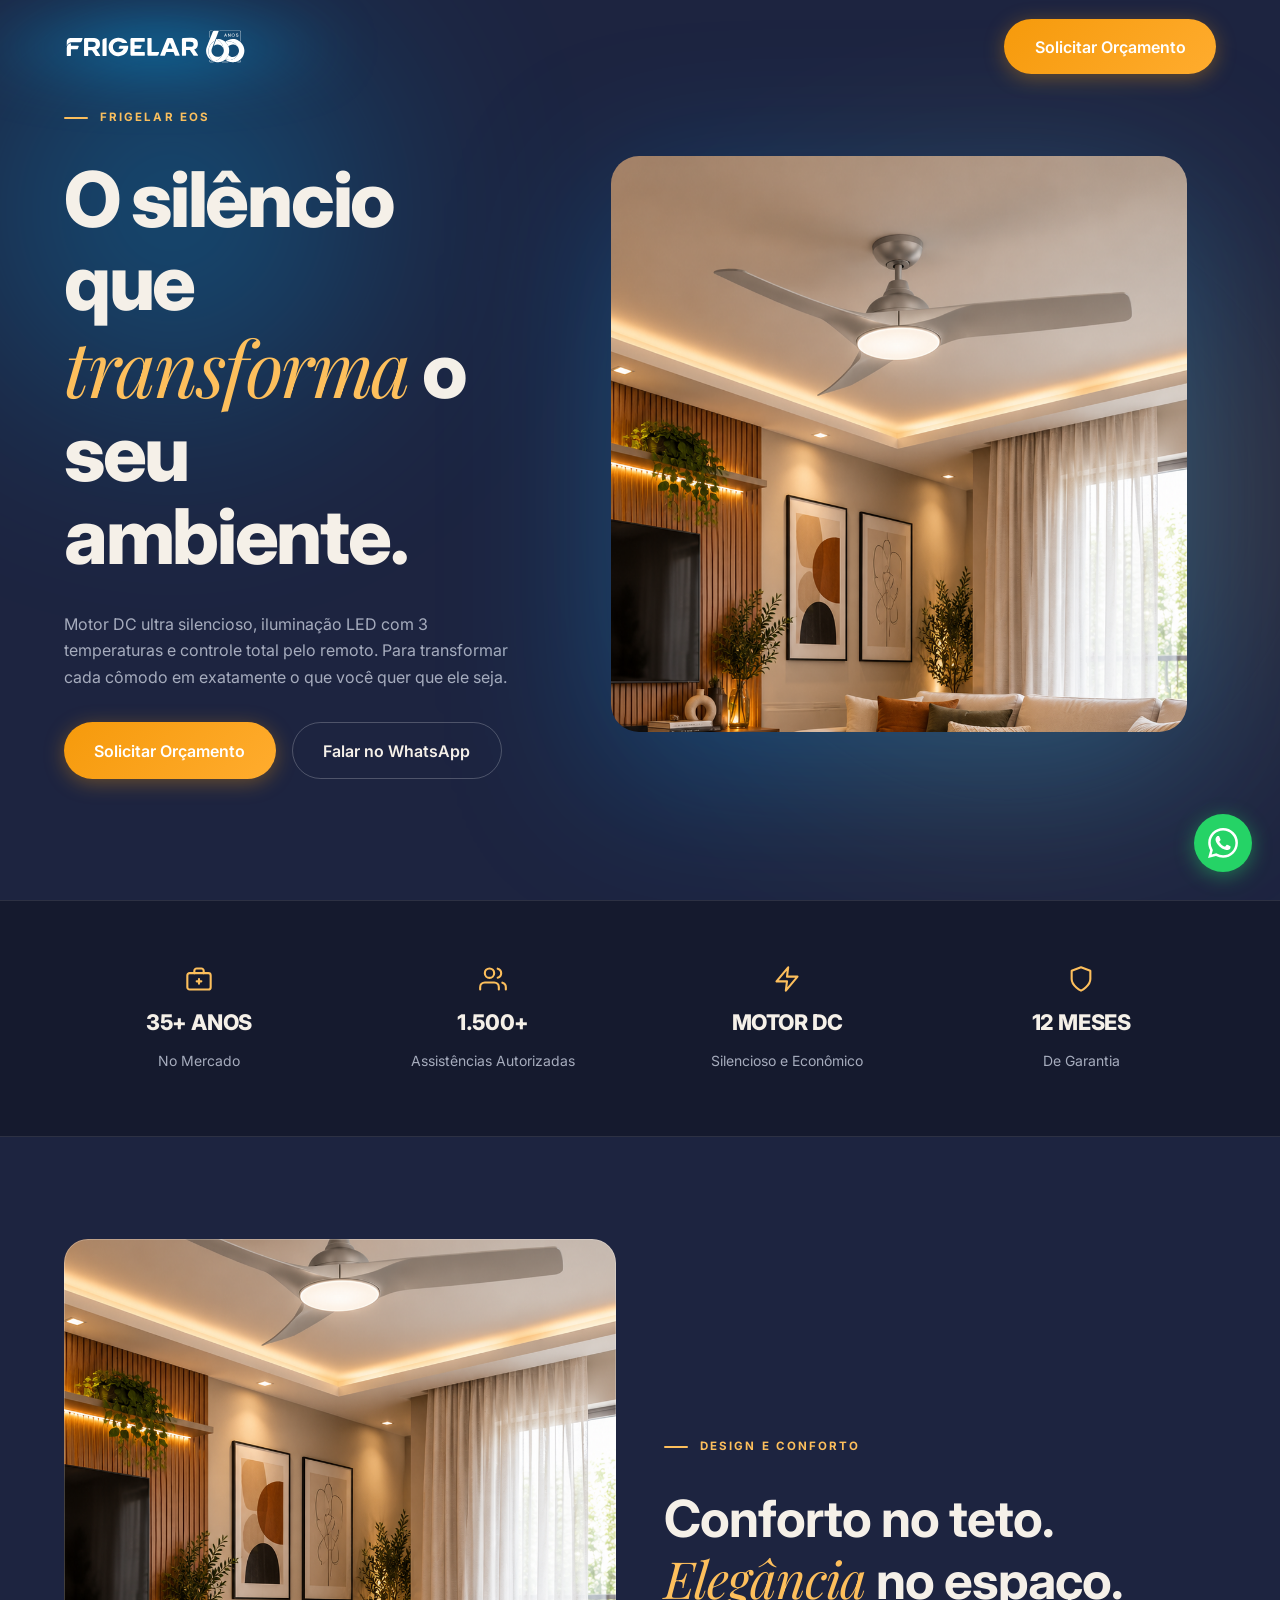
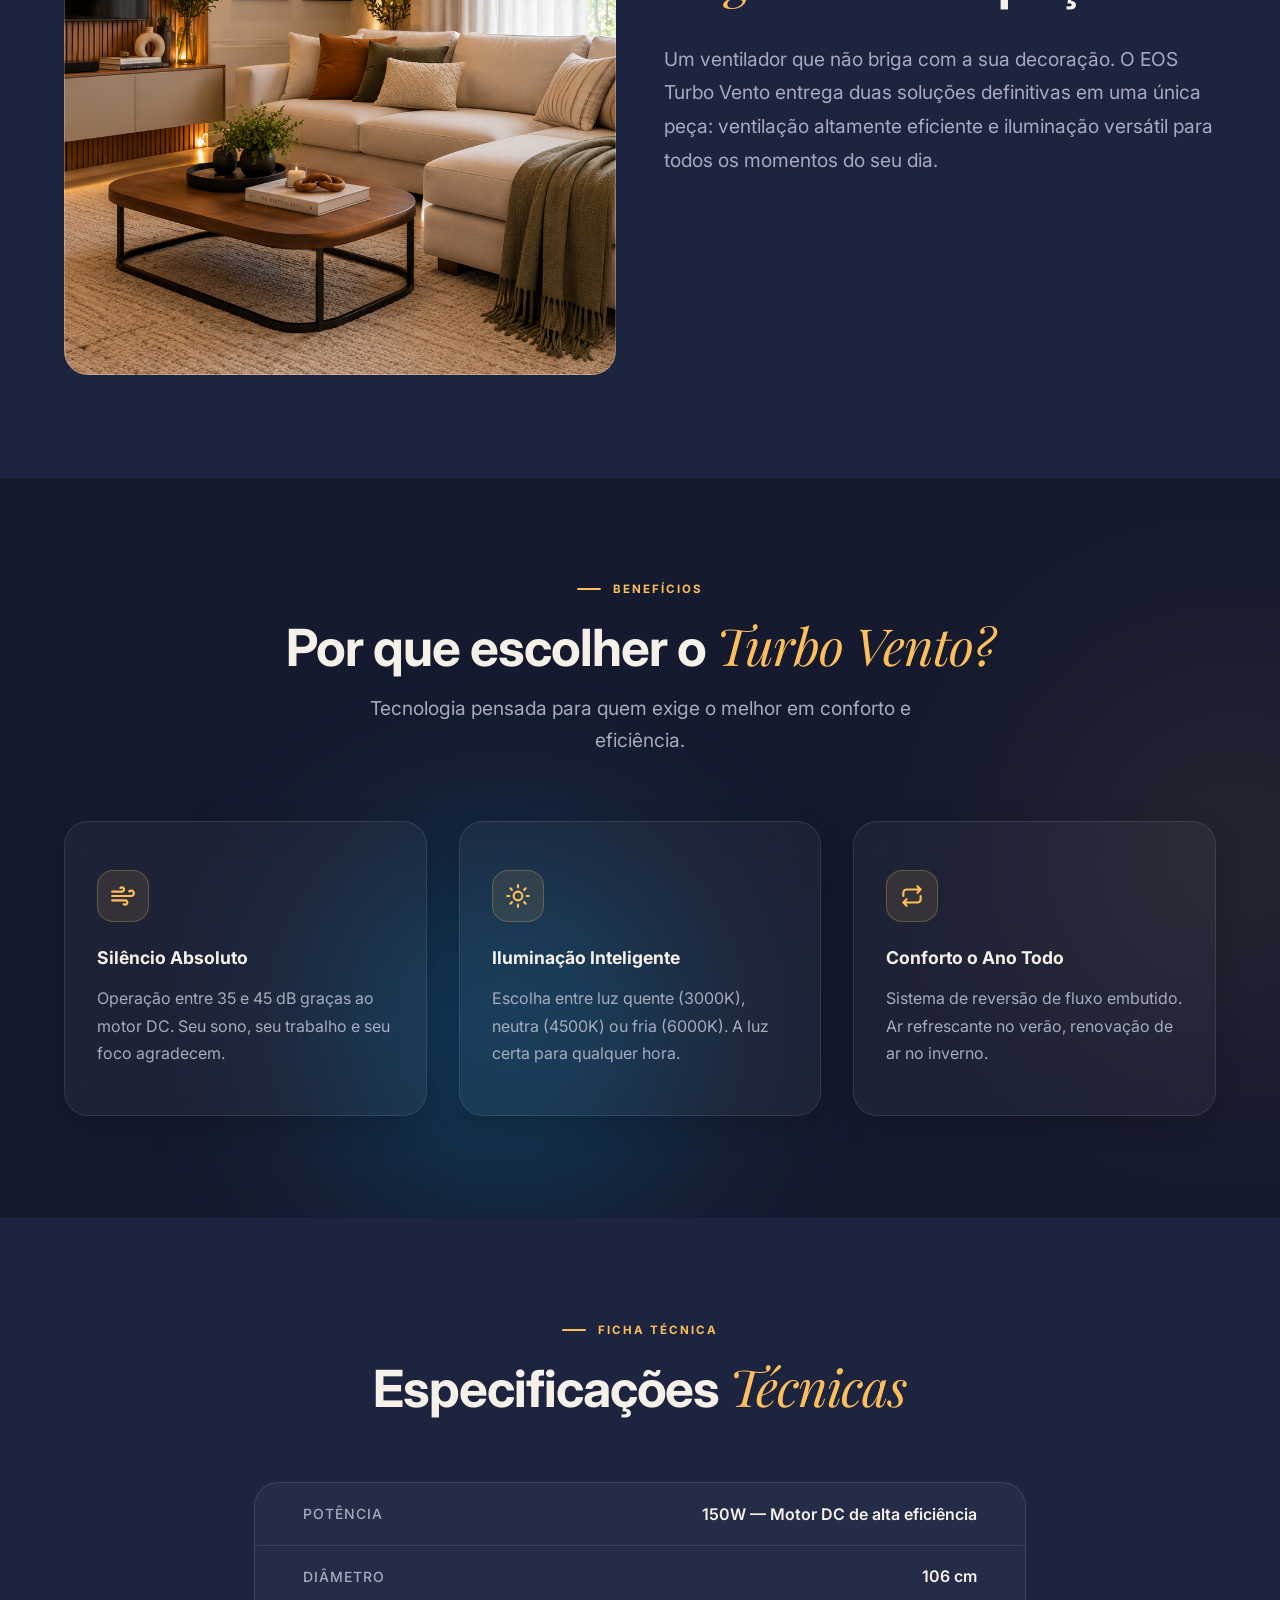
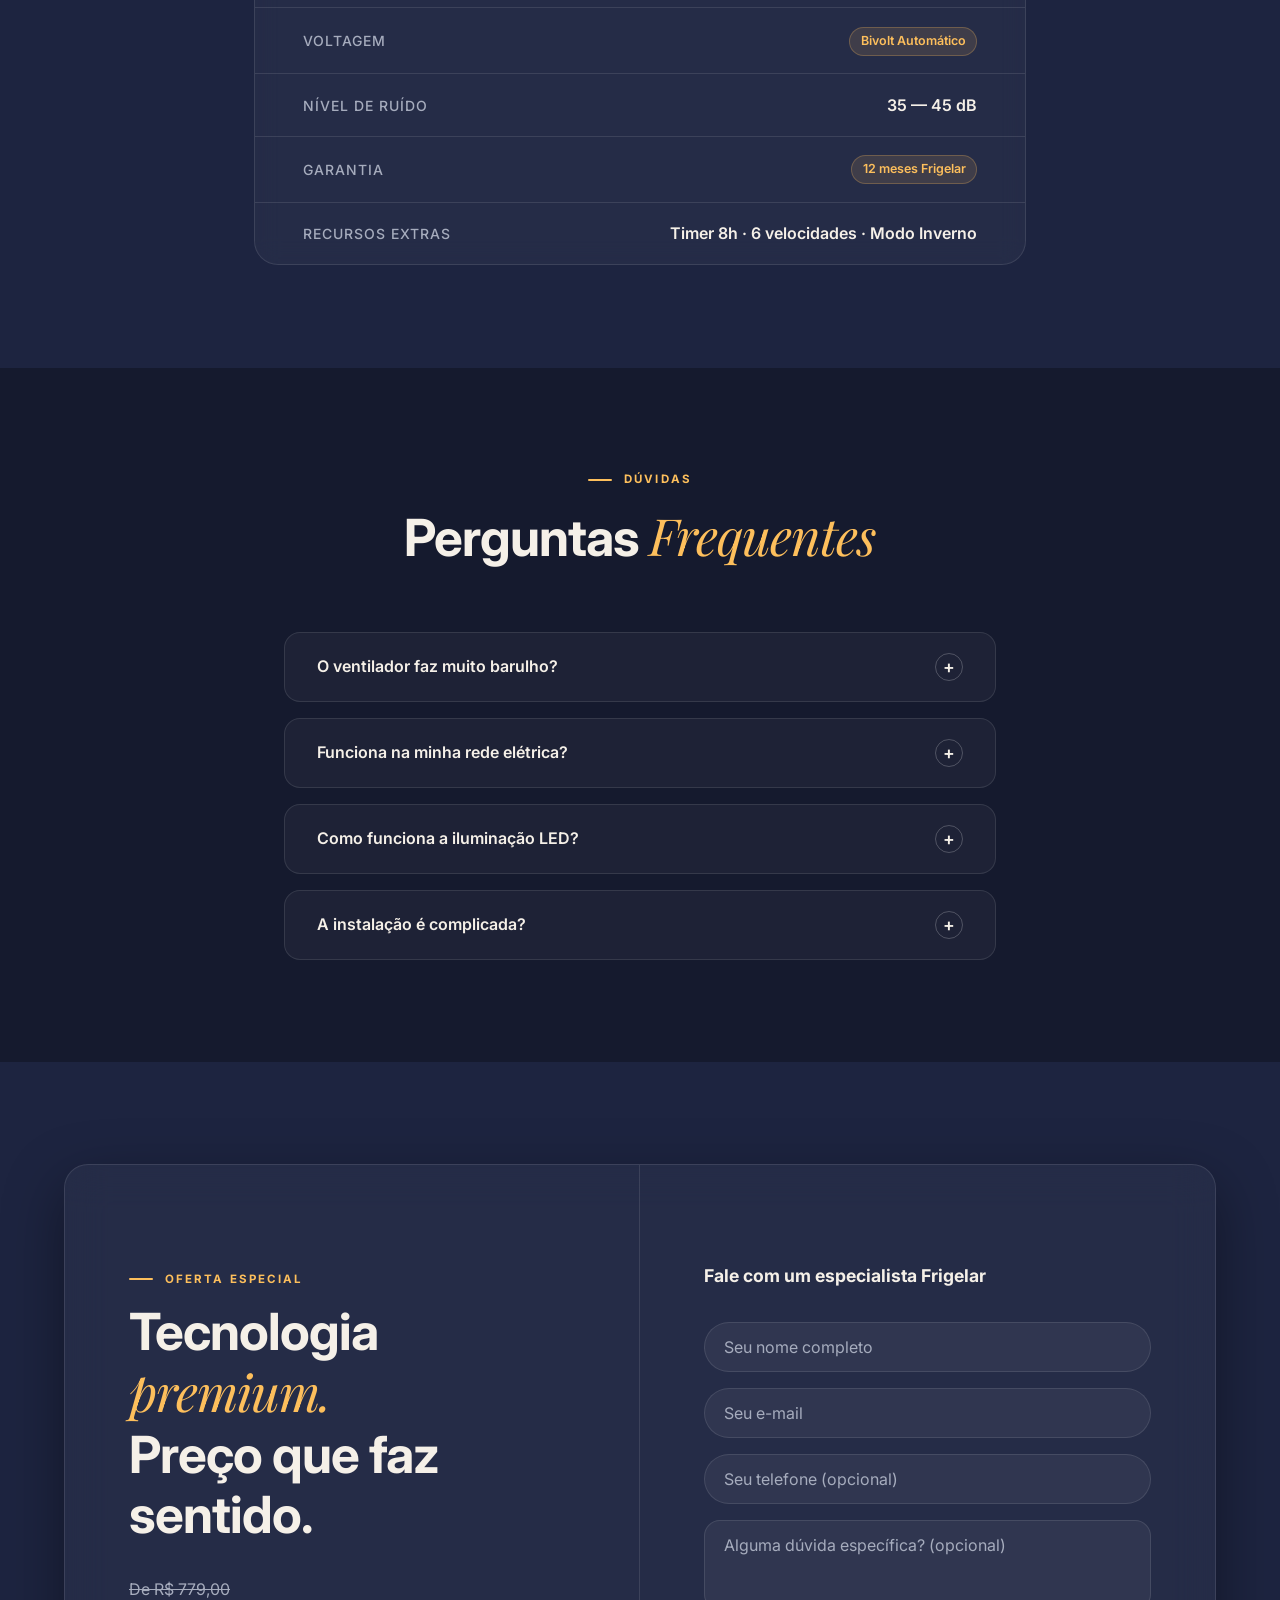
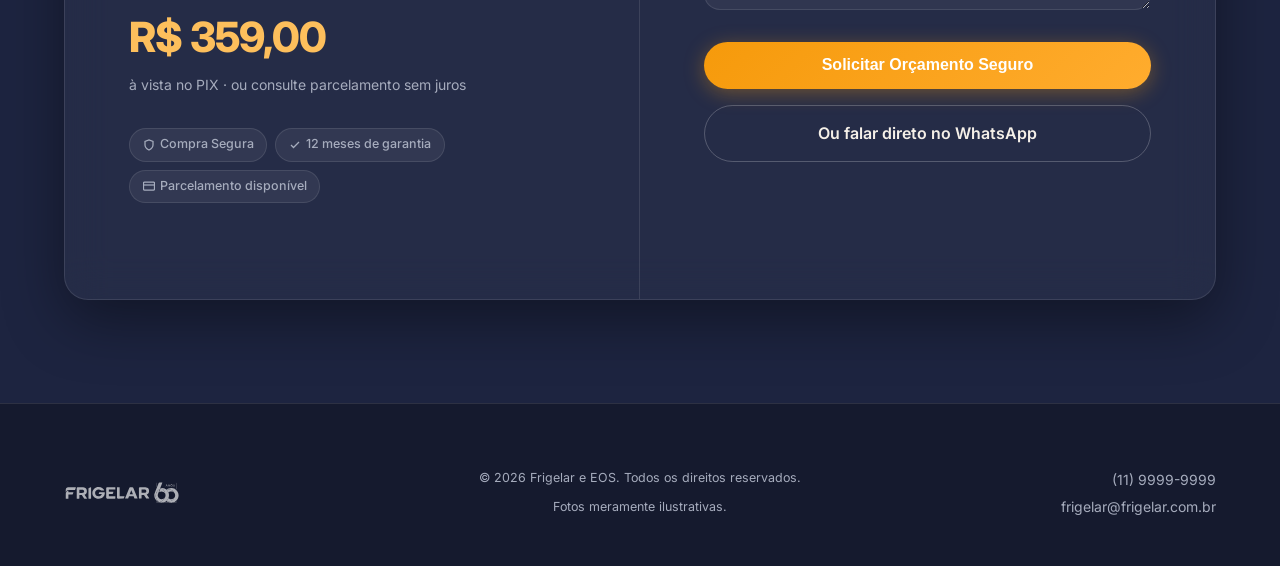
<file: FRIGELAR/index.html>
<!DOCTYPE html>
<html lang="pt-BR">
<head>
  <meta charset="UTF-8">
  <meta name="viewport" content="width=device-width, initial-scale=1.0">
  <meta name="description" content="EOS Turbo Vento: O ventilador de teto que transforma o seu ambiente. Motor DC silencioso, iluminação LED inteligente e controle total pelo remoto. Frigelar.">
  <title>Frigelar | EOS Turbo Vento — Silêncio e Elegância no Teto</title>
  <link rel="stylesheet" href="css/style.css">
</head>
<body>

  <!-- Navbar -->
  <header class="navbar" id="navbar">
    <div class="container">
      <a href="#" class="logo">
        <img src="images/logo.svg" alt="Logo Frigelar">
      </a>
      <a href="#orcamento" class="btn btn-primary nav-cta">Solicitar Orçamento</a>
    </div>
  </header>

  <!-- Hero -->
  <section class="hero" id="hero">
    <div class="glow-container" aria-hidden="true">
      <div class="glow glow-blue glow-1"></div>
      <div class="glow glow-gold glow-2"></div>
    </div>
    <div class="container hero-grid">
      <div class="hero-content reveal">
        <span class="overline">Frigelar EOS</span>
        <h1>O silêncio que <span class="text-script">transforma</span> o seu ambiente.</h1>
        <p class="text-secondary">Motor DC ultra silencioso, iluminação LED com 3 temperaturas e controle total pelo remoto. Para transformar cada cômodo em exatamente o que você quer que ele seja.</p>
        <div class="hero-ctas">
          <a href="#orcamento" class="btn btn-primary" id="hero-cta-orcamento">Solicitar Orçamento</a>
          <a href="https://wa.me/5511999999999?text=Olá!%20Tenho%20interesse%20no%20EOS%20Turbo%20Vento%20e%20gostaria%20de%20mais%20informações." target="_blank" class="btn btn-outline" id="hero-cta-whatsapp">Falar no WhatsApp</a>
        </div>
      </div>
      <div class="hero-image reveal stagger-1">
        <div class="hero-image-wrap">
          <img src="images/03(1).png" alt="Ventilador EOS Turbo Vento com controle remoto" width="576" height="576">
        </div>
      </div>
    </div>
  </section>

  <!-- Trust Bar -->
  <section class="trust-bar bg-secondary">
    <div class="container trust-grid">
      <div class="trust-item reveal">
        <div class="trust-icon" aria-hidden="true">
          <svg width="28" height="28" viewBox="0 0 24 24" fill="none" stroke="currentColor" stroke-width="1.8" stroke-linecap="round" stroke-linejoin="round"><rect x="2" y="7" width="20" height="14" rx="2"/><path d="M16 7V5a2 2 0 0 0-2-2h-4a2 2 0 0 0-2 2v2"/><path d="M12 12v4"/><path d="M10 14h4"/></svg>
        </div>
        <strong>35+ ANOS</strong>
        <span class="trust-label">No Mercado</span>
      </div>
      <div class="trust-item reveal stagger-1">
        <div class="trust-icon" aria-hidden="true">
          <svg width="28" height="28" viewBox="0 0 24 24" fill="none" stroke="currentColor" stroke-width="1.8" stroke-linecap="round" stroke-linejoin="round"><path d="M17 21v-2a4 4 0 0 0-4-4H5a4 4 0 0 0-4 4v2"/><circle cx="9" cy="7" r="4"/><path d="M23 21v-2a4 4 0 0 0-3-3.87"/><path d="M16 3.13a4 4 0 0 1 0 7.75"/></svg>
        </div>
        <strong>1.500+</strong>
        <span class="trust-label">Assistências Autorizadas</span>
      </div>
      <div class="trust-item reveal stagger-2">
        <div class="trust-icon" aria-hidden="true">
          <svg width="28" height="28" viewBox="0 0 24 24" fill="none" stroke="currentColor" stroke-width="1.8" stroke-linecap="round" stroke-linejoin="round"><path d="M13 2 3 14h9l-1 8 10-12h-9l1-8z"/></svg>
        </div>
        <strong>MOTOR DC</strong>
        <span class="trust-label">Silencioso e Econômico</span>
      </div>
      <div class="trust-item reveal stagger-3">
        <div class="trust-icon" aria-hidden="true">
          <svg width="28" height="28" viewBox="0 0 24 24" fill="none" stroke="currentColor" stroke-width="1.8" stroke-linecap="round" stroke-linejoin="round"><path d="M12 22s8-4 8-10V5l-8-3-8 3v7c0 6 8 10 8 10z"/></svg>
        </div>
        <strong>12 MESES</strong>
        <span class="trust-label">De Garantia</span>
      </div>
    </div>
  </section>

  <!-- Lifestyle -->
  <section class="lifestyle" id="lifestyle">
    <div class="container lifestyle-grid">
      <div class="lifestyle-image reveal">
        <img src="images/03(1).png" alt="Ventilador EOS instalado em ambiente moderno" loading="lazy">
      </div>
      <div class="lifestyle-content reveal stagger-1">
        <span class="overline">Design e Conforto</span>
        <h2>Conforto no teto. <br><span class="text-script">Elegância</span> no espaço.</h2>
        <p class="text-secondary">Um ventilador que não briga com a sua decoração. O EOS Turbo Vento entrega duas soluções definitivas em uma única peça: ventilação altamente eficiente e iluminação versátil para todos os momentos do seu dia.</p>
      </div>
    </div>
  </section>

  <!-- Features / Benefícios -->
  <section class="features bg-secondary" id="beneficios" style="position: relative; overflow: hidden;">
    <div class="glow-container" aria-hidden="true">
      <div class="glow glow-blue glow-3"></div>
      <div class="glow glow-gold glow-1" style="opacity: 0.18; right: -20%; left: auto; top: 10%;"></div>
    </div>
    <div class="container" style="position: relative; z-index: 1;">
      <div class="features-header reveal">
        <span class="overline">Benefícios</span>
        <h2>Por que escolher o <span class="text-script">Turbo Vento?</span></h2>
        <p>Tecnologia pensada para quem exige o melhor em conforto e eficiência.</p>
      </div>
      <div class="features-grid">
        <div class="feature-card reveal">
          <div class="feature-icon" aria-hidden="true">
            <svg width="26" height="26" viewBox="0 0 24 24" fill="none" stroke="currentColor" stroke-width="2" stroke-linecap="round" stroke-linejoin="round"><path d="M9.59 4.59A2 2 0 1 1 11 8H2m10.59 11.41A2 2 0 1 0 14 16H2m15.73-8.27A2.5 2.5 0 1 1 19.5 12H2"/></svg>
          </div>
          <h3>Silêncio Absoluto</h3>
          <p>Operação entre 35 e 45 dB graças ao motor DC. Seu sono, seu trabalho e seu foco agradecem.</p>
        </div>
        <div class="feature-card reveal stagger-1">
          <div class="feature-icon" aria-hidden="true">
            <svg width="26" height="26" viewBox="0 0 24 24" fill="none" stroke="currentColor" stroke-width="2" stroke-linecap="round" stroke-linejoin="round"><circle cx="12" cy="12" r="4"/><path d="M12 2v2"/><path d="M12 20v2"/><path d="M4.93 4.93l1.41 1.41"/><path d="M17.66 17.66l1.41 1.41"/><path d="M2 12h2"/><path d="M20 12h2"/><path d="M6.34 17.66l-1.41 1.41"/><path d="M19.07 4.93l-1.41 1.41"/></svg>
          </div>
          <h3>Iluminação Inteligente</h3>
          <p>Escolha entre luz quente (3000K), neutra (4500K) ou fria (6000K). A luz certa para qualquer hora.</p>
        </div>
        <div class="feature-card reveal stagger-2">
          <div class="feature-icon" aria-hidden="true">
            <svg width="26" height="26" viewBox="0 0 24 24" fill="none" stroke="currentColor" stroke-width="2" stroke-linecap="round" stroke-linejoin="round"><path d="M4 12v-3a3 3 0 0 1 3-3h13m-3-3l3 3-3 3"/><path d="M20 12v3a3 3 0 0 1-3 3H4m3 3l-3-3 3-3"/></svg>
          </div>
          <h3>Conforto o Ano Todo</h3>
          <p>Sistema de reversão de fluxo embutido. Ar refrescante no verão, renovação de ar no inverno.</p>
        </div>
      </div>
    </div>
  </section>

  <!-- Specs Técnicas -->
  <section class="specs" id="specs">
    <div class="container specs-container reveal">
      <div class="specs-header">
        <span class="overline">Ficha Técnica</span>
        <h2>Especificações <span class="text-script">Técnicas</span></h2>
      </div>
      <div class="spec-table">
        <div class="spec-row">
          <span class="spec-label">Potência</span>
          <span class="spec-value">150W — Motor DC de alta eficiência</span>
        </div>
        <div class="spec-row">
          <span class="spec-label">Diâmetro</span>
          <span class="spec-value">106 cm</span>
        </div>
        <div class="spec-row">
          <span class="spec-label">Voltagem</span>
          <span class="spec-value"><span class="spec-badge">Bivolt Automático</span></span>
        </div>
        <div class="spec-row">
          <span class="spec-label">Nível de Ruído</span>
          <span class="spec-value">35 — 45 dB</span>
        </div>
        <div class="spec-row">
          <span class="spec-label">Garantia</span>
          <span class="spec-value"><span class="spec-badge">12 meses Frigelar</span></span>
        </div>
        <div class="spec-row">
          <span class="spec-label">Recursos Extras</span>
          <span class="spec-value">Timer 8h · 6 velocidades · Modo Inverno</span>
        </div>
      </div>
    </div>
  </section>

  <!-- FAQ -->
  <section class="faq bg-secondary" id="faq">
    <div class="container faq-container reveal">
      <div class="faq-header">
        <span class="overline">Dúvidas</span>
        <h2>Perguntas <span class="text-script">Frequentes</span></h2>
      </div>
      <div class="accordion" role="list">
        <div class="accordion-item" role="listitem">
          <div class="accordion-header" role="button" aria-expanded="false" tabindex="0" id="faq-q1">
            O ventilador faz muito barulho?
            <span class="accordion-icon" aria-hidden="true">+</span>
          </div>
          <div class="accordion-content" role="region" aria-labelledby="faq-q1">
            <p>Não. O motor DC garante operação extremamente silenciosa, emitindo apenas de 35 a 45 dB — como um sussurro — ideal para quartos e escritórios.</p>
          </div>
        </div>
        <div class="accordion-item" role="listitem">
          <div class="accordion-header" role="button" aria-expanded="false" tabindex="0" id="faq-q2">
            Funciona na minha rede elétrica?
            <span class="accordion-icon" aria-hidden="true">+</span>
          </div>
          <div class="accordion-content" role="region" aria-labelledby="faq-q2">
            <p>Sim! O EOS Turbo Vento é bivolt automático — funciona em 110V ou 220V sem chaves seletoras ou adaptadores.</p>
          </div>
        </div>
        <div class="accordion-item" role="listitem">
          <div class="accordion-header" role="button" aria-expanded="false" tabindex="0" id="faq-q3">
            Como funciona a iluminação LED?
            <span class="accordion-icon" aria-hidden="true">+</span>
          </div>
          <div class="accordion-content" role="region" aria-labelledby="faq-q3">
            <p>O painel LED integrado oferece 3 temperaturas de cor: quente (3000K), neutra (4500K) e fria (6000K). Alterne entre elas com um botão no controle remoto.</p>
          </div>
        </div>
        <div class="accordion-item" role="listitem">
          <div class="accordion-header" role="button" aria-expanded="false" tabindex="0" id="faq-q4">
            A instalação é complicada?
            <span class="accordion-icon" aria-hidden="true">+</span>
          </div>
          <div class="accordion-content" role="region" aria-labelledby="faq-q4">
            <p>A instalação segue o padrão de qualquer ventilador de teto. Recomendamos um eletricista profissional para garantir segurança e funcionamento perfeito.</p>
          </div>
        </div>
      </div>
    </div>
  </section>

  <!-- Conversão -->
  <section class="conversion" id="orcamento">
    <div class="container reveal">
      <div class="conversion-inner">
        <div class="conversion-grid">
          <!-- Lado esquerdo: preço + benefícios -->
          <div class="conversion-left">
            <div>
              <span class="overline">Oferta Especial</span>
              <h2 style="margin-top: 0.75rem;">Tecnologia <span class="text-script">premium.</span><br>Preço que faz sentido.</h2>
            </div>
            <div class="price-block">
              <span class="price-old">De R$ 779,00</span>
              <span class="price-new">R$ 359,00</span>
              <span class="price-note">à vista no PIX · ou consulte parcelamento sem juros</span>
            </div>
            <div class="conversion-badges">
              <span class="badge">
                <svg width="12" height="12" viewBox="0 0 24 24" fill="none" stroke="currentColor" stroke-width="2.5"><path d="M12 22s8-4 8-10V5l-8-3-8 3v7c0 6 8 10 8 10z"/></svg>
                Compra Segura
              </span>
              <span class="badge">
                <svg width="12" height="12" viewBox="0 0 24 24" fill="none" stroke="currentColor" stroke-width="2.5"><polyline points="20 6 9 17 4 12"/></svg>
                12 meses de garantia
              </span>
              <span class="badge">
                <svg width="12" height="12" viewBox="0 0 24 24" fill="none" stroke="currentColor" stroke-width="2.5"><rect x="1" y="4" width="22" height="16" rx="2"/><path d="M1 10h22"/></svg>
                Parcelamento disponível
              </span>
            </div>
          </div>
          <!-- Lado direito: formulário -->
          <div class="conversion-right">
            <p class="conversion-form-title">Fale com um especialista Frigelar</p>
            <form action="#" method="POST" class="conversion-form" id="form-orcamento" novalidate>
              <div class="form-group">
                <input type="text" name="nome" placeholder="Seu nome completo" class="form-control" required id="input-nome" autocomplete="name">
              </div>
              <div class="form-group">
                <input type="email" name="email" placeholder="Seu e-mail" class="form-control" required id="input-email" autocomplete="email">
              </div>
              <div class="form-group">
                <input type="tel" name="telefone" placeholder="Seu telefone (opcional)" class="form-control" id="input-telefone" autocomplete="tel">
              </div>
              <div class="form-group">
                <textarea name="mensagem" placeholder="Alguma dúvida específica? (opcional)" class="form-control" id="input-mensagem" rows="3"></textarea>
              </div>
              <div class="conversion-ctas">
                <button type="submit" class="btn btn-primary" id="btn-submit">Solicitar Orçamento Seguro</button>
                <a href="https://wa.me/5511999999999?text=Olá!%20Tenho%20interesse%20no%20EOS%20Turbo%20Vento%20e%20gostaria%20de%20mais%20informações." target="_blank" class="btn btn-outline" id="btn-whatsapp-form">Ou falar direto no WhatsApp</a>
              </div>
            </form>
          </div>
        </div>
      </div>
    </div>
  </section>

  <!-- Footer -->
  <footer class="footer bg-secondary">
    <div class="container">
      <div class="footer-inner">
        <a href="#" class="footer-logo">
          <img src="images/logo.svg" alt="Logo Frigelar">
        </a>
        <div class="footer-center">
          <small>&copy; 2026 Frigelar e EOS. Todos os direitos reservados.</small>
          <small>Fotos meramente ilustrativas.</small>
        </div>
        <div class="footer-contact">
          <a href="tel:+551199999999">(11) 9999-9999</a>
          <a href="mailto:frigelar@frigelar.com.br">frigelar@frigelar.com.br</a>
        </div>
      </div>
    </div>
  </footer>

  <!-- Floating WhatsApp -->
  <a href="https://wa.me/5511999999999?text=Olá!%20Tenho%20interesse%20no%20EOS%20Turbo%20Vento%20e%20gostaria%20de%20mais%20informações." class="floating-wa" target="_blank" aria-label="Fale conosco no WhatsApp" id="floating-whatsapp">
    <span class="floating-wa-label">Fale no WhatsApp</span>
    <svg width="30" height="30" viewBox="0 0 24 24" fill="currentColor" aria-hidden="true"><path d="M17.472 14.382c-.297-.149-1.758-.867-2.03-.967-.273-.099-.471-.148-.67.15-.197.297-.767.966-.94 1.164-.173.199-.347.223-.644.075-.297-.15-1.255-.463-2.39-1.475-.883-.788-1.48-1.761-1.653-2.059-.173-.297-.018-.458.13-.606.134-.133.298-.347.446-.52.149-.174.198-.298.298-.497.099-.198.05-.371-.025-.52-.075-.149-.669-1.612-.916-2.207-.242-.579-.487-.5-.669-.51a12.8 12.8 0 0 0-.57-.01c-.198 0-.52.074-.792.372-.272.297-1.04 1.016-1.04 2.479 0 1.462 1.065 2.875 1.213 3.074.149.198 2.096 3.2 5.077 4.487.709.306 1.262.489 1.694.625.712.227 1.36.195 1.871.118.571-.085 1.758-.719 2.006-1.413.248-.694.248-1.289.173-1.413-.074-.124-.272-.198-.57-.347m-5.421 7.403h-.004a9.87 9.87 0 0 1-5.031-1.378l-.361-.214-3.741.982.998-3.648-.235-.374a9.86 9.86 0 0 1-1.51-5.26c.001-5.45 4.436-9.884 9.888-9.884 2.64 0 5.122 1.03 6.988 2.898a9.825 9.825 0 0 1 2.893 6.994c-.003 5.45-4.437 9.884-9.885 9.884m8.413-18.297A11.815 11.815 0 0 0 12.05 0C5.495 0 .16 5.335.157 11.892c0 2.096.547 4.142 1.588 5.945L.057 24l6.305-1.654a11.882 11.882 0 0 0 5.683 1.448h.005c6.554 0 11.89-5.335 11.893-11.893a11.821 11.821 0 0 0-3.48-8.413Z"/></svg>
  </a>

  <script src="js/main.js"></script>
</body>
</html>
</file>
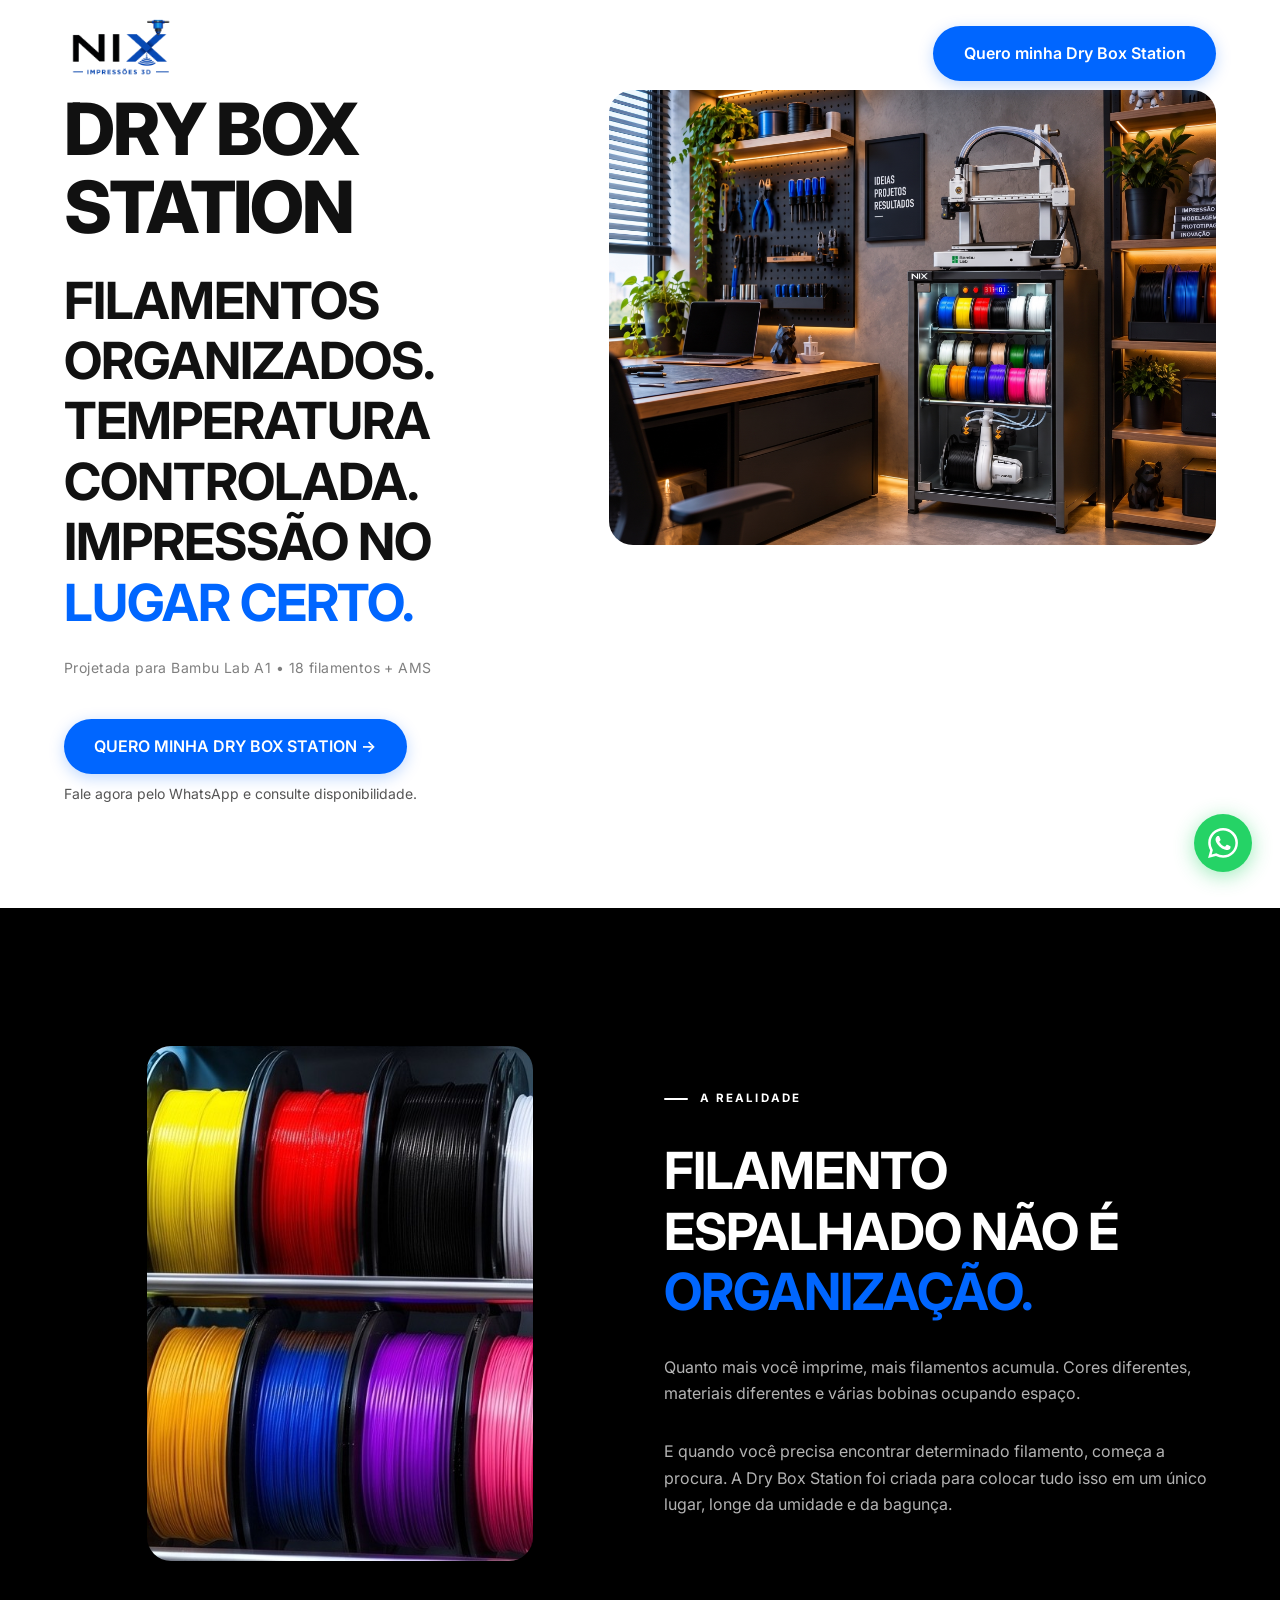
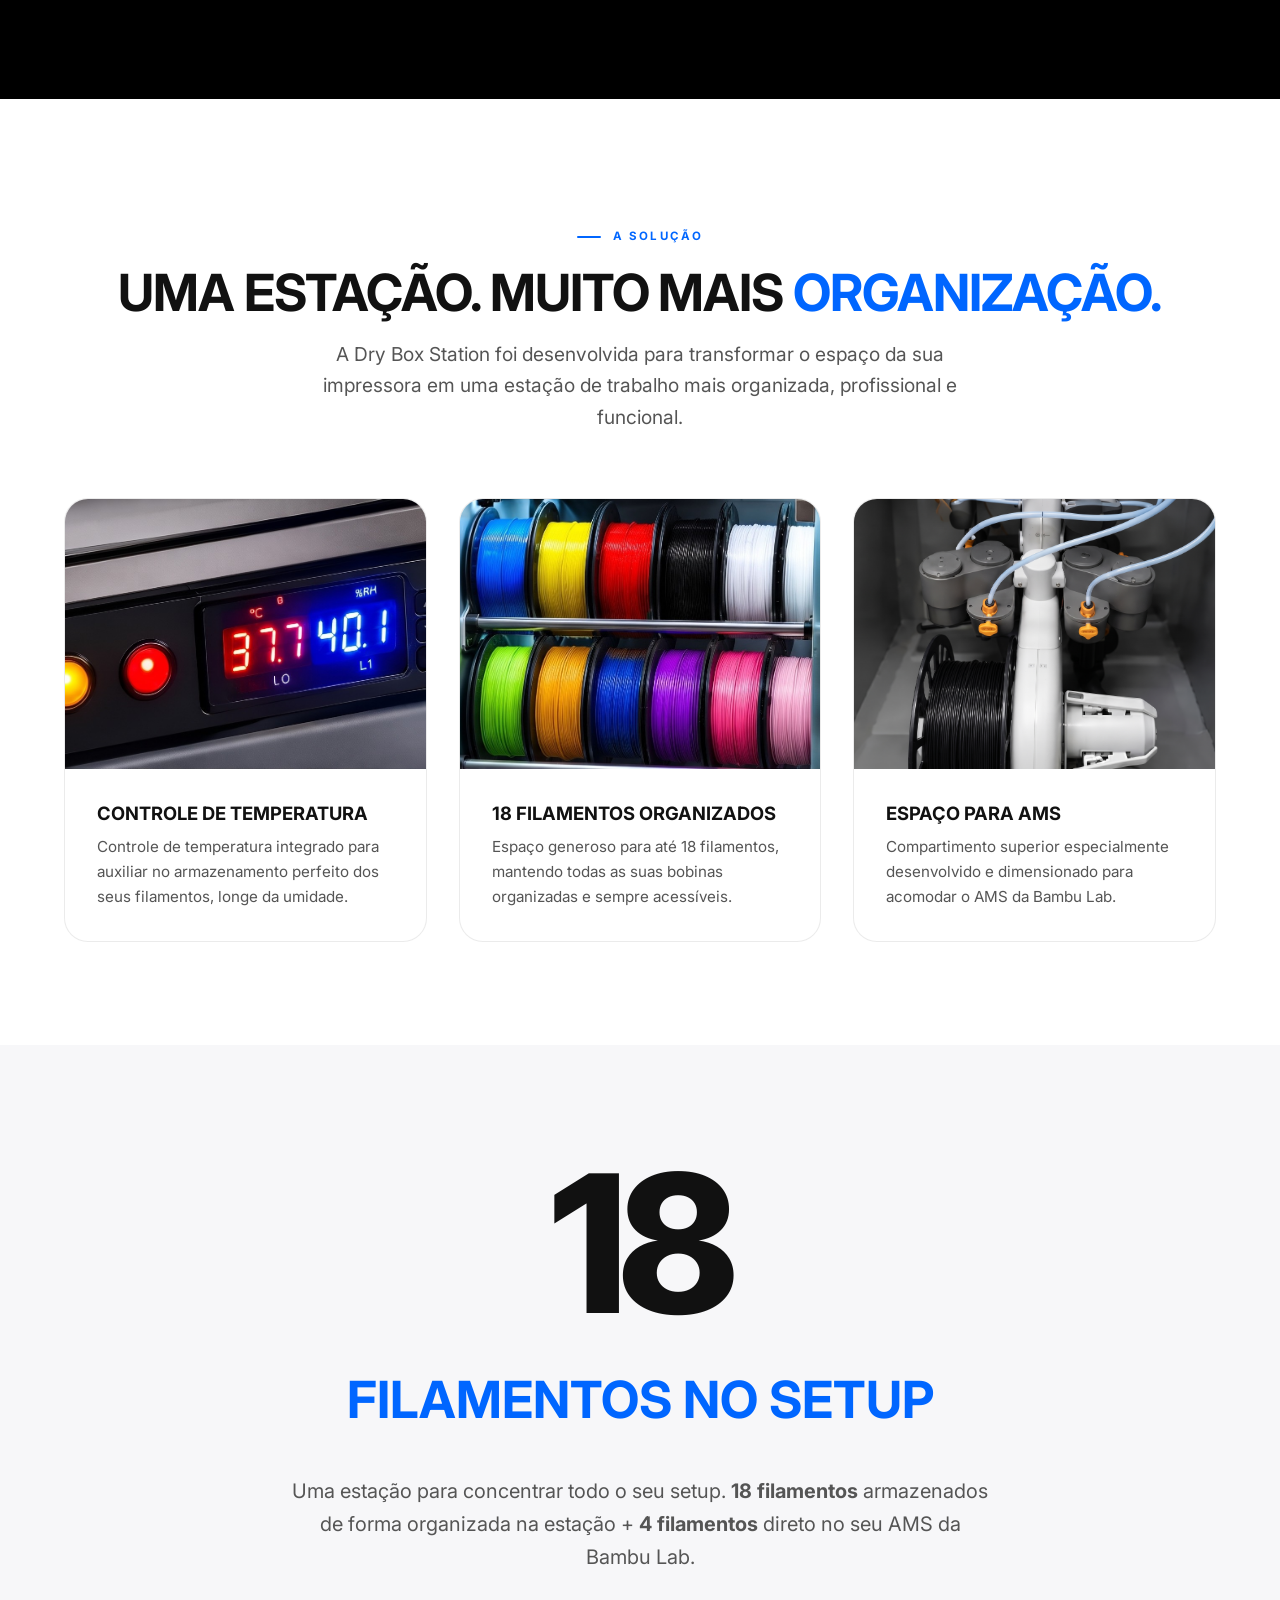
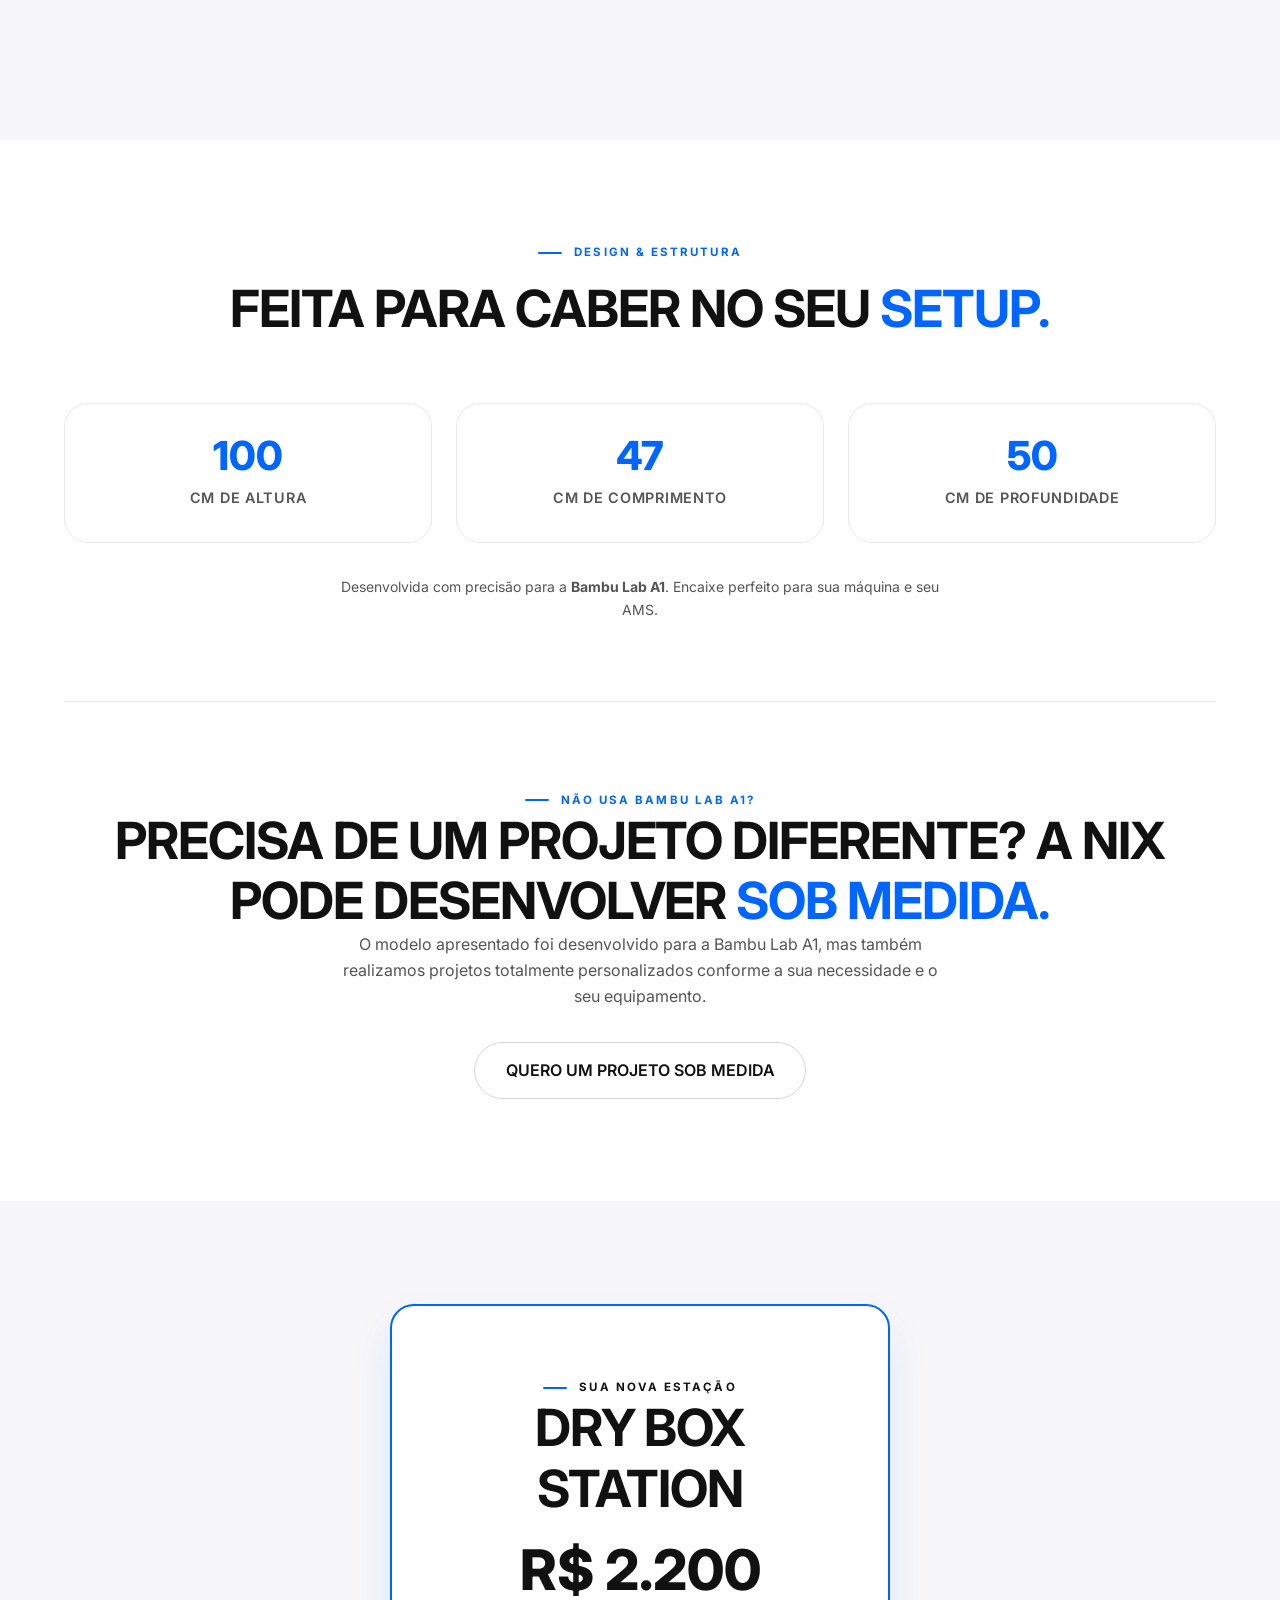
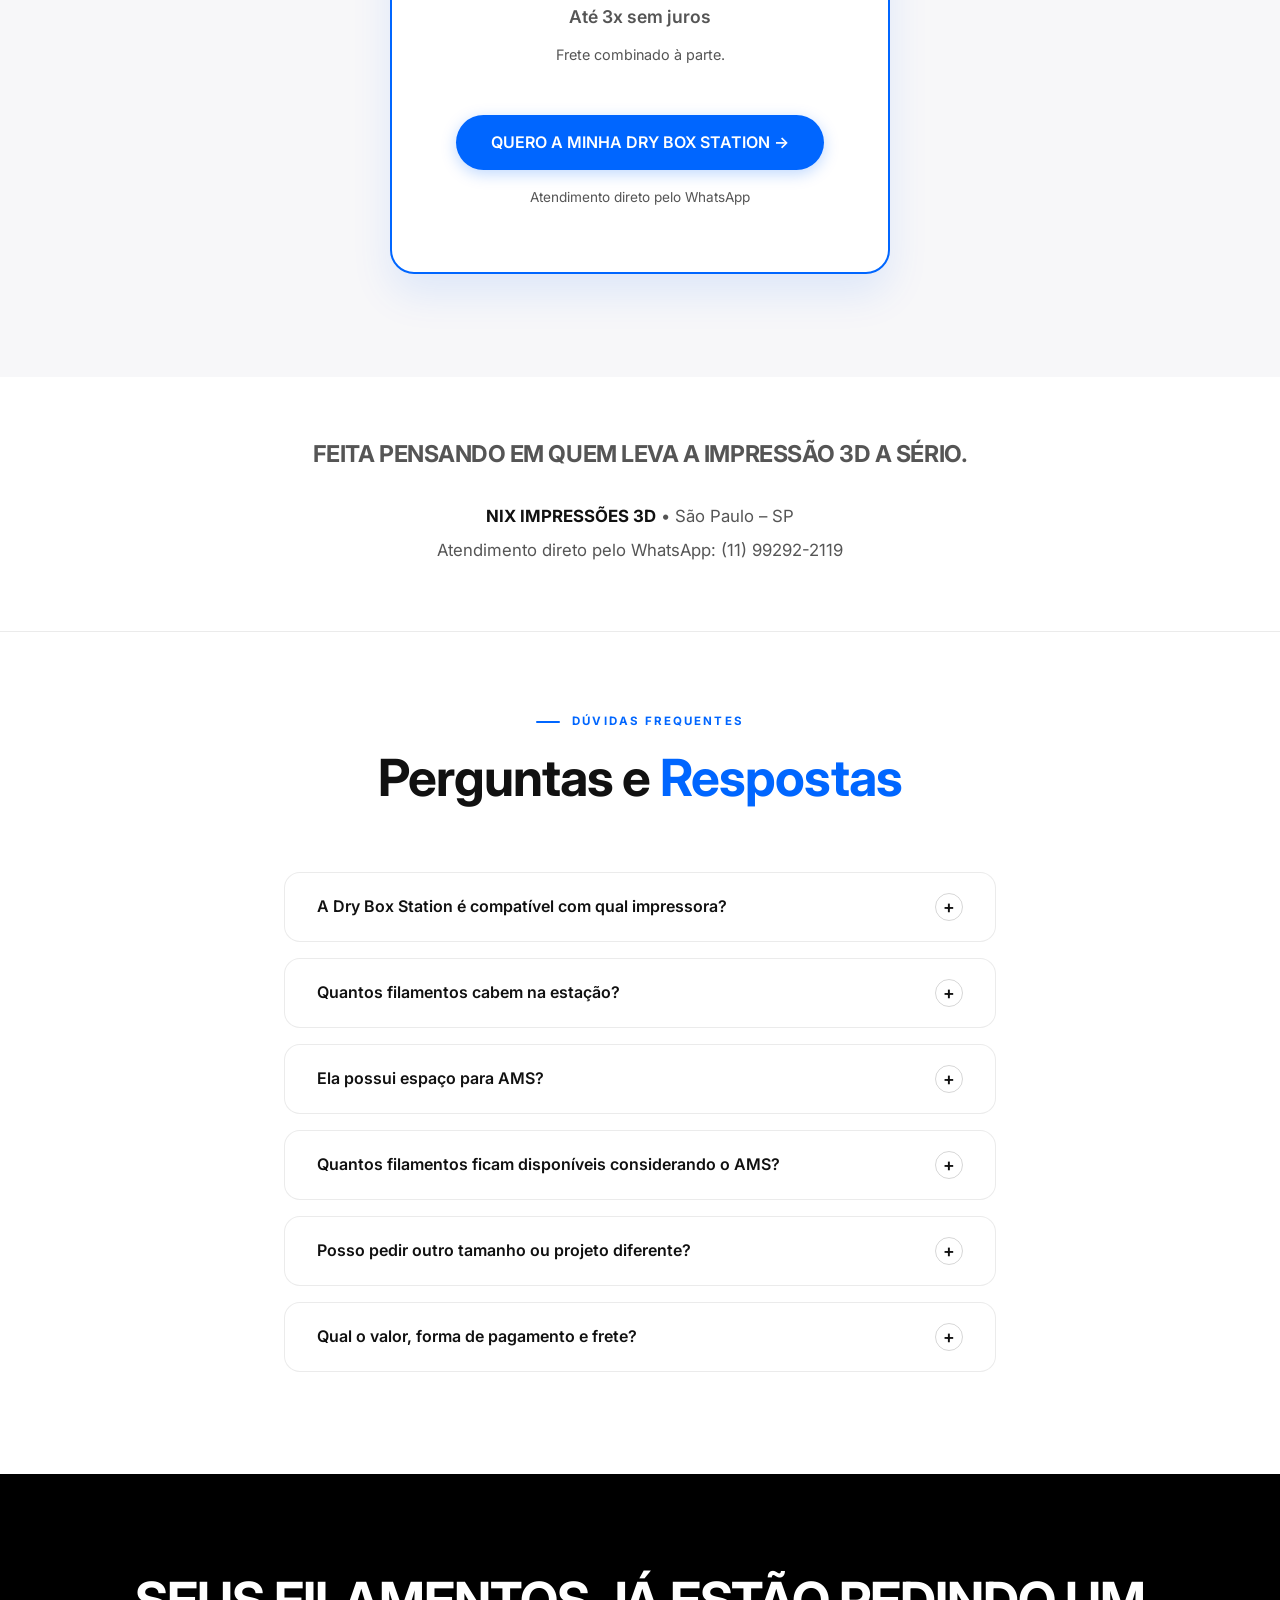
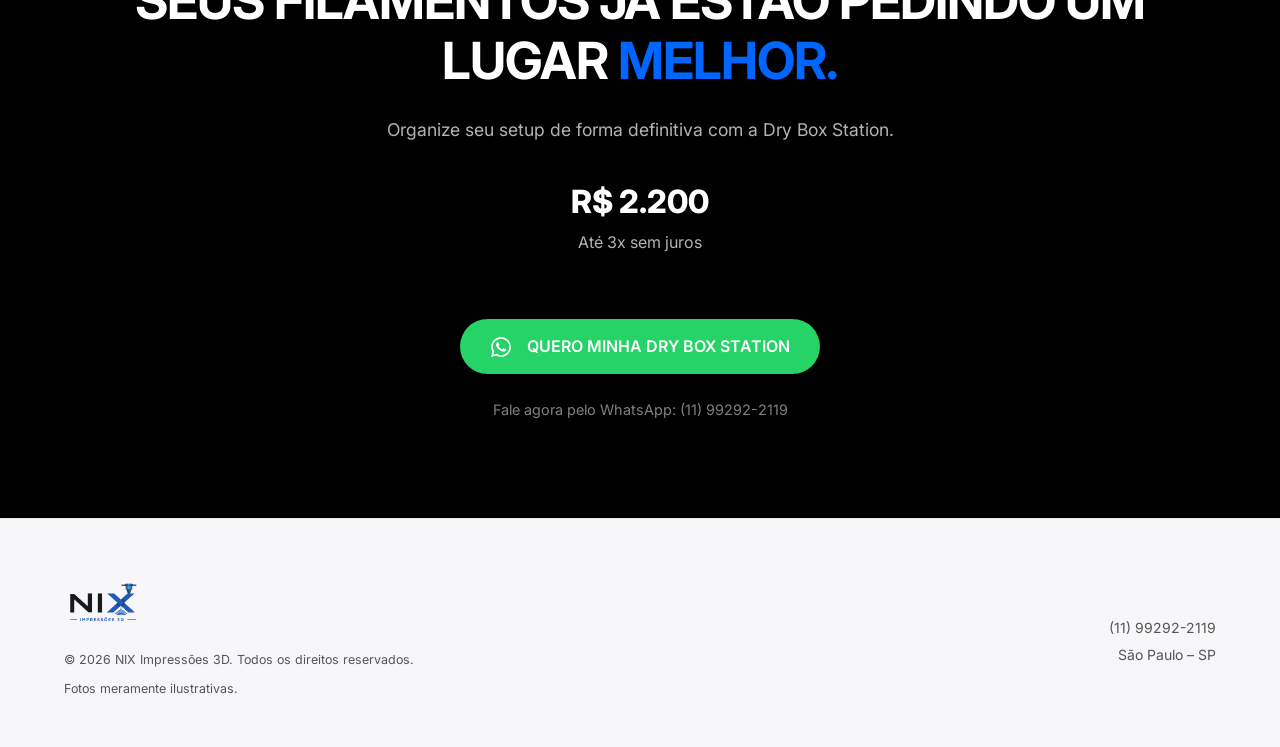
<file: nix/index.html>
<!DOCTYPE html>
<html lang="pt-BR">

<head>
  <meta charset="UTF-8">
  <meta name="viewport" content="width=device-width, initial-scale=1.0">
  <meta name="description"
    content="Dry Box Station da NIX Impressões 3D. A estação de armazenamento e organização desenvolvida para sua Bambu Lab A1. 18 filamentos + espaço para AMS + controle de temperatura.">
  <title>NIX | Dry Box Station — Organização para Impressão 3D</title>
  <link rel="preconnect" href="https://fonts.googleapis.com">
  <link rel="stylesheet" href="css/style.css">
</head>

<body>

  <!-- Navbar -->
  <header class="navbar" id="navbar">
    <div class="container">
      <a href="#" class="logo">
        <img src="images/logo nix.png" alt="Logo NIX Impressões 3D">
      </a>
      <div class="nav-actions">
        <a href="https://wa.me/5511992922119?text=Olá!%20Vi%20a%20Dry%20Box%20Station%20e%20gostaria%20de%20saber%20mais%20sobre%20o%20modelo%20de%20R$%202.200%20e%20as%20condições%20de%20pagamento."
          target="_blank" class="btn btn-primary nav-cta">Quero minha Dry Box Station</a>
        <a href="https://wa.me/5511992922119?text=Olá!%20Vi%20a%20Dry%20Box%20Station%20e%20gostaria%20de%20saber%20mais%20sobre%20o%20modelo%20de%20R$%202.200%20e%20as%20condições%20de%20pagamento."
          target="_blank" class="nav-wa-mobile" aria-label="WhatsApp">
          <svg width="22" height="22" viewBox="0 0 24 24" fill="currentColor" aria-hidden="true">
            <path
              d="M17.472 14.382c-.297-.149-1.758-.867-2.03-.967-.273-.099-.471-.148-.67.15-.197.297-.767.966-.94 1.164-.173.199-.347.223-.644.075-.297-.15-1.255-.463-2.39-1.475-.883-.788-1.48-1.761-1.653-2.059-.173-.297-.018-.458.13-.606.134-.133.298-.347.446-.52.149-.174.198-.298.298-.497.099-.198.05-.371-.025-.52-.075-.149-.669-1.612-.916-2.207-.242-.579-.487-.5-.669-.51a12.8 12.8 0 0 0-.57-.01c-.198 0-.52.074-.792.372-.272.297-1.04 1.016-1.04 2.479 0 1.462 1.065 2.875 1.213 3.074.149.198 2.096 3.2 5.077 4.487.709.306 1.262.489 1.694.625.712.227 1.36.195 1.871.118.571-.085 1.758-.719 2.006-1.413.248-.694.248-1.289.173-1.413-.074-.124-.272-.198-.57-.347m-5.421 7.403h-.004a9.87 9.87 0 0 1-5.031-1.378l-.361-.214-3.741.982.998-3.648-.235-.374a9.86 9.86 0 0 1-1.51-5.26c.001-5.45 4.436-9.884 9.888-9.884 2.64 0 5.122 1.03 6.988 2.898a9.825 9.825 0 0 1 2.893 6.994c-.003 5.45-4.437 9.884-9.885 9.884m8.413-18.297A11.815 11.815 0 0 0 12.05 0C5.495 0 .16 5.335.157 11.892c0 2.096.547 4.142 1.588 5.945L.057 24l6.305-1.654a11.882 11.882 0 0 0 5.683 1.448h.005c6.554 0 11.89-5.335 11.893-11.893a11.821 11.821 0 0 0-3.48-8.413Z" />
          </svg>
        </a>
      </div>
    </div>
  </header>

  <!-- Hero -->
  <section class="hero" id="hero">
    <div class="container hero-grid">
      <div class="hero-content reveal">
        <h1>DRY BOX STATION</h1>
        <h2>FILAMENTOS ORGANIZADOS. TEMPERATURA CONTROLADA. IMPRESSÃO NO <span class="text-highlight">LUGAR
            CERTO.</span></h2>
        <p class="hero-micro">Projetada para Bambu Lab A1 &bull; 18 filamentos + AMS</p>
        <div class="hero-ctas">
          <a href="https://wa.me/5511992922119?text=Olá!%20Vi%20a%20Dry%20Box%20Station%20e%20gostaria%20de%20saber%20mais%20sobre%20o%20modelo%20de%20R$%202.200%20e%20as%20condições%20de%20pagamento."
            target="_blank" class="btn btn-primary">
            QUERO MINHA DRY BOX STATION &rarr;
          </a>
          <span class="hero-note">Fale agora pelo WhatsApp e consulte disponibilidade.</span>
        </div>
      </div>
      <div class="hero-image reveal stagger-1">
        <div class="hero-image-wrap">
          <img src="images/hero2.jpg" alt="Dry Box Station" width="800" height="600">
        </div>
      </div>
    </div>
  </section>

  <!-- Problema -->
  <section class="problema bg-black" id="problema">
    <div class="container split-grid">
      <div class="split-image reveal">
        <div class="split-image-wrap">
          <img src="images/card02.jpg" alt="Desorganização de filamentos" loading="lazy">
        </div>
      </div>
      <div class="split-content reveal stagger-1">
        <span class="overline">A Realidade</span>
        <h2>FILAMENTO ESPALHADO NÃO É <span class="text-highlight">ORGANIZAÇÃO.</span></h2>
        <p class="text-secondary">Quanto mais você imprime, mais filamentos acumula. Cores diferentes, materiais
          diferentes e várias bobinas ocupando espaço.</p>
        <p class="text-secondary">E quando você precisa encontrar determinado filamento, começa a procura. A Dry Box
          Station foi criada para colocar tudo isso em um único lugar, longe da umidade e da bagunça.</p>
      </div>
    </div>
  </section>

  <!-- Solução -->
  <section class="solucao" id="solucao">
    <div class="container">
      <div class="section-header reveal">
        <span class="overline">A Solução</span>
        <h2>UMA ESTAÇÃO. MUITO MAIS <span class="text-highlight">ORGANIZAÇÃO.</span></h2>
        <p>A Dry Box Station foi desenvolvida para transformar o espaço da sua impressora em uma estação de trabalho
          mais organizada, profissional e funcional.</p>
      </div>

      <div class="cards-grid">
        <div class="card reveal">
          <img src="images/card01.jpg" alt="Controle de Temperatura" class="card-img" loading="lazy">
          <div class="card-content">
            <h3>CONTROLE DE TEMPERATURA</h3>
            <p>Controle de temperatura integrado para auxiliar no armazenamento perfeito dos seus filamentos, longe da
              umidade.</p>
          </div>
        </div>
        <div class="card reveal stagger-1">
          <img src="images/card02.jpg" alt="18 Filamentos" class="card-img" loading="lazy">
          <div class="card-content">
            <h3>18 FILAMENTOS ORGANIZADOS</h3>
            <p>Espaço generoso para até 18 filamentos, mantendo todas as suas bobinas organizadas e sempre acessíveis.
            </p>
          </div>
        </div>
        <div class="card reveal stagger-2">
          <img src="images/card03.jpg" alt="Espaço para AMS" class="card-img" loading="lazy">
          <div class="card-content">
            <h3>ESPAÇO PARA AMS</h3>
            <p>Compartimento superior especialmente desenvolvido e dimensionado para acomodar o AMS da Bambu Lab.</p>
          </div>
        </div>
      </div>
    </div>
  </section>

  <!-- Capacidade -->
  <section class="capacidade bg-secondary" id="capacidade">
    <div class="container" style="text-align: center;">
      <div class="section-header reveal">
        <div class="huge-number">18</div>
        <div class="huge-text">FILAMENTOS NO SETUP</div>
        <p style="font-size: 1.25rem; max-width: 700px;">Uma estação para concentrar todo o seu setup. <strong>18
            filamentos</strong> armazenados de forma organizada na estação + <strong>4 filamentos</strong> direto no seu
          AMS da Bambu Lab.</p>
      </div>
    </div>
  </section>

  <!-- Dimensões & Sob Medida -->
  <section class="dimensoes" id="dimensoes">
    <div class="container">
      <div class="section-header reveal">
        <span class="overline">Design & Estrutura</span>
        <h2>FEITA PARA CABER NO SEU <span class="text-highlight">SETUP.</span></h2>
      </div>

      <div class="dim-grid reveal stagger-1">
        <div class="dim-item">
          <span class="dim-val">100</span>
          <span class="dim-label">cm de Altura</span>
        </div>
        <div class="dim-item">
          <span class="dim-val">47</span>
          <span class="dim-label">cm de Comprimento</span>
        </div>
        <div class="dim-item">
          <span class="dim-val">50</span>
          <span class="dim-label">cm de Profundidade</span>
        </div>
      </div>
      <p class="dim-note reveal stagger-2">Desenvolvida com precisão para a <strong>Bambu Lab A1</strong>. Encaixe
        perfeito para sua máquina e seu AMS.</p>

      <div class="sob-medida reveal"
        style="margin-top: 5rem; padding-top: 5rem; border-top: 1px solid var(--color-border);">
        <span class="overline">Não usa Bambu Lab A1?</span>
        <h2>PRECISA DE UM PROJETO DIFERENTE? A NIX PODE DESENVOLVER <span class="text-highlight">SOB MEDIDA.</span></h2>
        <p class="text-secondary">O modelo apresentado foi desenvolvido para a Bambu Lab A1, mas também realizamos
          projetos totalmente personalizados conforme a sua necessidade e o seu equipamento.</p>
        <a href="https://wa.me/5511992922119?text=Olá!%20Gostaria%20de%20saber%20mais%20sobre%20um%20projeto%20sob%20medida%20de%20Dry%20Box."
          target="_blank" class="btn btn-outline">QUERO UM PROJETO SOB MEDIDA</a>
      </div>
    </div>
  </section>

  <!-- Oferta -->
  <section class="oferta bg-secondary" id="oferta">
    <div class="container reveal">
      <div class="offer-box">
        <span class="overline" style="color: var(--color-text-primary);">Sua nova estação</span>
        <h2>DRY BOX STATION</h2>
        <div class="offer-price">R$ 2.200</div>
        <div class="offer-installments">Até 3x sem juros</div>
        <div class="offer-shipping">Frete combinado à parte.</div>
        <a href="https://wa.me/5511992922119?text=Olá!%20Vi%20a%20Dry%20Box%20Station%20e%20gostaria%20de%20saber%20mais%20sobre%20o%20modelo%20de%20R$%202.200%20e%20as%20condições%20de%20pagamento."
          target="_blank" class="btn btn-primary" style="width: 100%;">QUERO A MINHA DRY BOX STATION &rarr;</a>
        <p style="margin-top: 1rem; font-size: 0.85rem; color: var(--color-text-secondary);">Atendimento direto pelo
          WhatsApp</p>
      </div>
    </div>
  </section>

  <!-- Trust / Confiança -->
  <section class="trust-block" style="padding: 4rem 0;">
    <div class="container reveal">
      <h2 style="font-size: var(--font-h3); color: var(--color-text-secondary);">FEITA PENSANDO EM QUEM LEVA A IMPRESSÃO
        3D A SÉRIO.</h2>
      <div class="trust-info">
        <strong>NIX IMPRESSÕES 3D</strong> • São Paulo – SP<br>
        Atendimento direto pelo WhatsApp: (11) 99292-2119
      </div>
    </div>
  </section>

  <!-- FAQ -->
  <section class="faq" id="faq" style="border-top: 1px solid var(--color-border); padding-top: 5rem;">
    <div class="container faq-container reveal">
      <div class="section-header">
        <span class="overline">Dúvidas Frequentes</span>
        <h2>Perguntas e <span class="text-highlight">Respostas</span></h2>
      </div>
      <div class="accordion" role="list">
        <div class="accordion-item" role="listitem">
          <div class="accordion-header" role="button" aria-expanded="false" tabindex="0">
            A Dry Box Station é compatível com qual impressora?
            <span class="accordion-icon" aria-hidden="true">+</span>
          </div>
          <div class="accordion-content" role="region">
            <p>Este modelo específico foi desenvolvido e dimensionado perfeitamente para a Bambu Lab A1.</p>
          </div>
        </div>
        <div class="accordion-item" role="listitem">
          <div class="accordion-header" role="button" aria-expanded="false" tabindex="0">
            Quantos filamentos cabem na estação?
            <span class="accordion-icon" aria-hidden="true">+</span>
          </div>
          <div class="accordion-content" role="region">
            <p>A estação possui capacidade para armazenar internamente até 18 filamentos de forma organizada.</p>
          </div>
        </div>
        <div class="accordion-item" role="listitem">
          <div class="accordion-header" role="button" aria-expanded="false" tabindex="0">
            Ela possui espaço para AMS?
            <span class="accordion-icon" aria-hidden="true">+</span>
          </div>
          <div class="accordion-content" role="region">
            <p>Sim. O projeto possui um espaço superior dedicado para acomodar de forma segura o AMS da Bambu Lab.</p>
          </div>
        </div>
        <div class="accordion-item" role="listitem">
          <div class="accordion-header" role="button" aria-expanded="false" tabindex="0">
            Quantos filamentos ficam disponíveis considerando o AMS?
            <span class="accordion-icon" aria-hidden="true">+</span>
          </div>
          <div class="accordion-content" role="region">
            <p>São 18 filamentos armazenados na estação + até 4 filamentos no AMS. Um total de 22 filamentos no setup.
            </p>
          </div>
        </div>
        <div class="accordion-item" role="listitem">
          <div class="accordion-header" role="button" aria-expanded="false" tabindex="0">
            Posso pedir outro tamanho ou projeto diferente?
            <span class="accordion-icon" aria-hidden="true">+</span>
          </div>
          <div class="accordion-content" role="region">
            <p>Sim! A NIX também desenvolve projetos 100% sob medida conforme a sua necessidade e os seus equipamentos.
            </p>
          </div>
        </div>
        <div class="accordion-item" role="listitem">
          <div class="accordion-header" role="button" aria-expanded="false" tabindex="0">
            Qual o valor, forma de pagamento e frete?
            <span class="accordion-icon" aria-hidden="true">+</span>
          </div>
          <div class="accordion-content" role="region">
            <p>O modelo apresentado está em R$ 2.200,00, podendo ser parcelado em até 3x sem juros. O frete não está
              incluso e é combinado separadamente conosco. Estamos localizados em São Paulo - SP.</p>
          </div>
        </div>
      </div>
    </div>
  </section>

  <!-- CTA FINAL -->
  <section class="final-cta bg-black">
    <div class="container reveal">
      <h2>SEUS FILAMENTOS JÁ ESTÃO PEDINDO UM LUGAR <span class="text-highlight">MELHOR.</span></h2>
      <p style="font-size: 1.1rem; color: rgba(255,255,255,0.7); margin-bottom: 2rem;">Organize seu setup de forma
        definitiva com a Dry Box Station.</p>
      <div style="font-size: 2rem; font-weight: 800; color: #FFF;">R$ 2.200</div>
      <div style="color: rgba(255,255,255,0.7); margin-bottom: 2rem;">Até 3x sem juros</div>
      <a href="https://wa.me/5511992922119?text=Olá!%20Vi%20a%20Dry%20Box%20Station%20e%20gostaria%20de%20saber%20mais%20sobre%20o%20modelo%20de%20R$%202.200%20e%20as%20condições%20de%20pagamento."
        target="_blank" class="btn btn-whatsapp">
        <svg width="20" height="20" viewBox="0 0 24 24" fill="currentColor" style="margin-right: 8px;">
          <path
            d="M17.472 14.382c-.297-.149-1.758-.867-2.03-.967-.273-.099-.471-.148-.67.15-.197.297-.767.966-.94 1.164-.173.199-.347.223-.644.075-.297-.15-1.255-.463-2.39-1.475-.883-.788-1.48-1.761-1.653-2.059-.173-.297-.018-.458.13-.606.134-.133.298-.347.446-.52.149-.174.198-.298.298-.497.099-.198.05-.371-.025-.52-.075-.149-.669-1.612-.916-2.207-.242-.579-.487-.5-.669-.51a12.8 12.8 0 0 0-.57-.01c-.198 0-.52.074-.792.372-.272.297-1.04 1.016-1.04 2.479 0 1.462 1.065 2.875 1.213 3.074.149.198 2.096 3.2 5.077 4.487.709.306 1.262.489 1.694.625.712.227 1.36.195 1.871.118.571-.085 1.758-.719 2.006-1.413.248-.694.248-1.289.173-1.413-.074-.124-.272-.198-.57-.347m-5.421 7.403h-.004a9.87 9.87 0 0 1-5.031-1.378l-.361-.214-3.741.982.998-3.648-.235-.374a9.86 9.86 0 0 1-1.51-5.26c.001-5.45 4.436-9.884 9.888-9.884 2.64 0 5.122 1.03 6.988 2.898a9.825 9.825 0 0 1 2.893 6.994c-.003 5.45-4.437 9.884-9.885 9.884m8.413-18.297A11.815 11.815 0 0 0 12.05 0C5.495 0 .16 5.335.157 11.892c0 2.096.547 4.142 1.588 5.945L.057 24l6.305-1.654a11.882 11.882 0 0 0 5.683 1.448h.005c6.554 0 11.89-5.335 11.893-11.893a11.821 11.821 0 0 0-3.48-8.413Z" />
        </svg>
        QUERO MINHA DRY BOX STATION
      </a>
      <p style="margin-top: 1.5rem; color: rgba(255,255,255,0.5); font-size: 0.9rem;">Fale agora pelo WhatsApp: (11)
        99292-2119</p>
    </div>
  </section>

  <!-- Floating WhatsApp -->
  <a href="https://wa.me/5511992922119?text=Olá!%20Vi%20a%20Dry%20Box%20Station%20e%20gostaria%20de%20saber%20mais%20sobre%20o%20modelo%20de%20R$%202.200%20e%20as%20condições%20de%20pagamento."
    class="floating-wa" target="_blank" aria-label="Fale conosco no WhatsApp" id="floating-whatsapp">
    <svg width="30" height="30" viewBox="0 0 24 24" fill="currentColor" aria-hidden="true">
      <path
        d="M17.472 14.382c-.297-.149-1.758-.867-2.03-.967-.273-.099-.471-.148-.67.15-.197.297-.767.966-.94 1.164-.173.199-.347.223-.644.075-.297-.15-1.255-.463-2.39-1.475-.883-.788-1.48-1.761-1.653-2.059-.173-.297-.018-.458.13-.606.134-.133.298-.347.446-.52.149-.174.198-.298.298-.497.099-.198.05-.371-.025-.52-.075-.149-.669-1.612-.916-2.207-.242-.579-.487-.5-.669-.51a12.8 12.8 0 0 0-.57-.01c-.198 0-.52.074-.792.372-.272.297-1.04 1.016-1.04 2.479 0 1.462 1.065 2.875 1.213 3.074.149.198 2.096 3.2 5.077 4.487.709.306 1.262.489 1.694.625.712.227 1.36.195 1.871.118.571-.085 1.758-.719 2.006-1.413.248-.694.248-1.289.173-1.413-.074-.124-.272-.198-.57-.347m-5.421 7.403h-.004a9.87 9.87 0 0 1-5.031-1.378l-.361-.214-3.741.982.998-3.648-.235-.374a9.86 9.86 0 0 1-1.51-5.26c.001-5.45 4.436-9.884 9.888-9.884 2.64 0 5.122 1.03 6.988 2.898a9.825 9.825 0 0 1 2.893 6.994c-.003 5.45-4.437 9.884-9.885 9.884m8.413-18.297A11.815 11.815 0 0 0 12.05 0C5.495 0 .16 5.335.157 11.892c0 2.096.547 4.142 1.588 5.945L.057 24l6.305-1.654a11.882 11.882 0 0 0 5.683 1.448h.005c6.554 0 11.89-5.335 11.893-11.893a11.821 11.821 0 0 0-3.48-8.413Z" />
    </svg>
  </a>

  <!-- Footer -->
  <footer class="footer">
    <div class="container">
      <div class="footer-inner">
        <div class="footer-center">
          <a href="#" class="footer-logo">
            <img src="images/logo nix.png" alt="Logo NIX Impressões 3D">
          </a>
          <small>&copy; 2026 NIX Impressões 3D. Todos os direitos reservados.</small>
          <small>Fotos meramente ilustrativas.</small>
        </div>
        <div class="footer-contact">
          <a href="https://wa.me/5511992922119" target="_blank">(11) 99292-2119</a>
          <span style="font-size: var(--font-sm); color: var(--color-text-secondary);">São Paulo – SP</span>
        </div>
      </div>
    </div>
  </footer>

  <script src="js/main.js"></script>
</body>

</html>
</file>
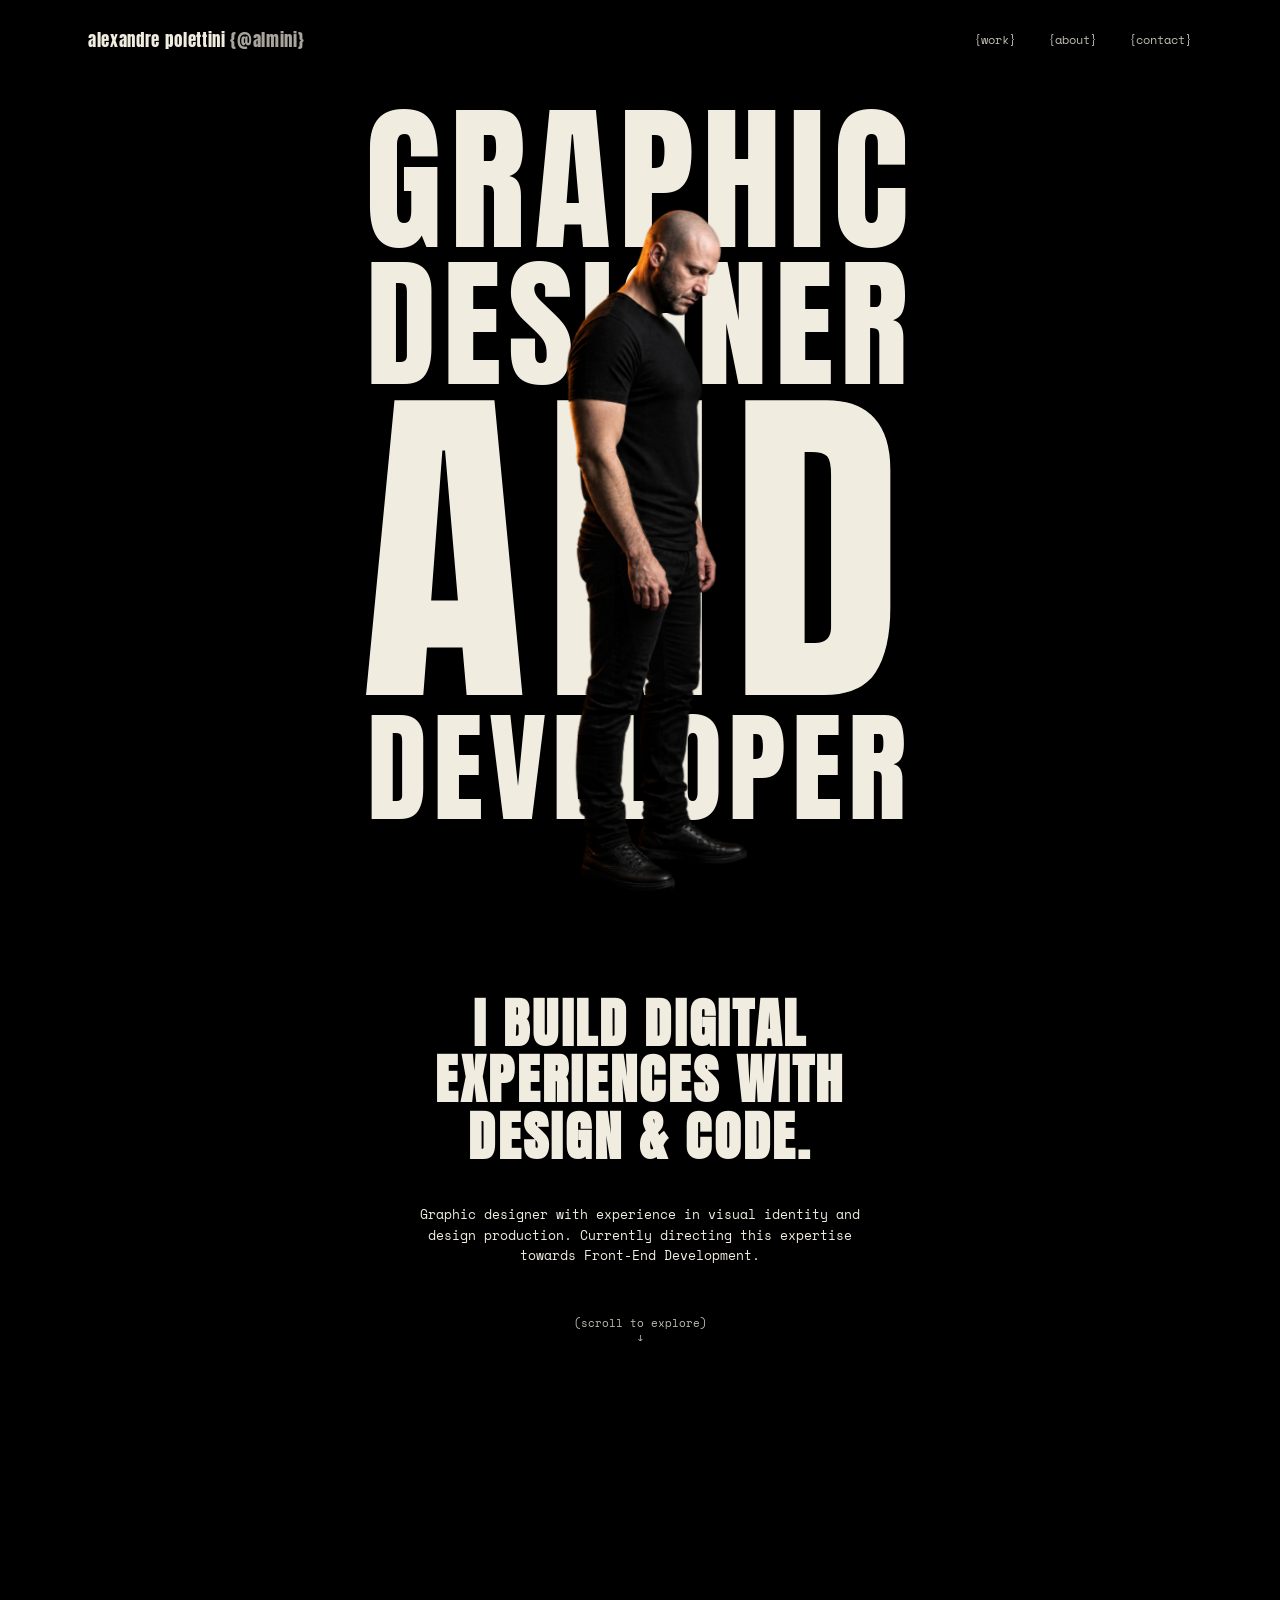
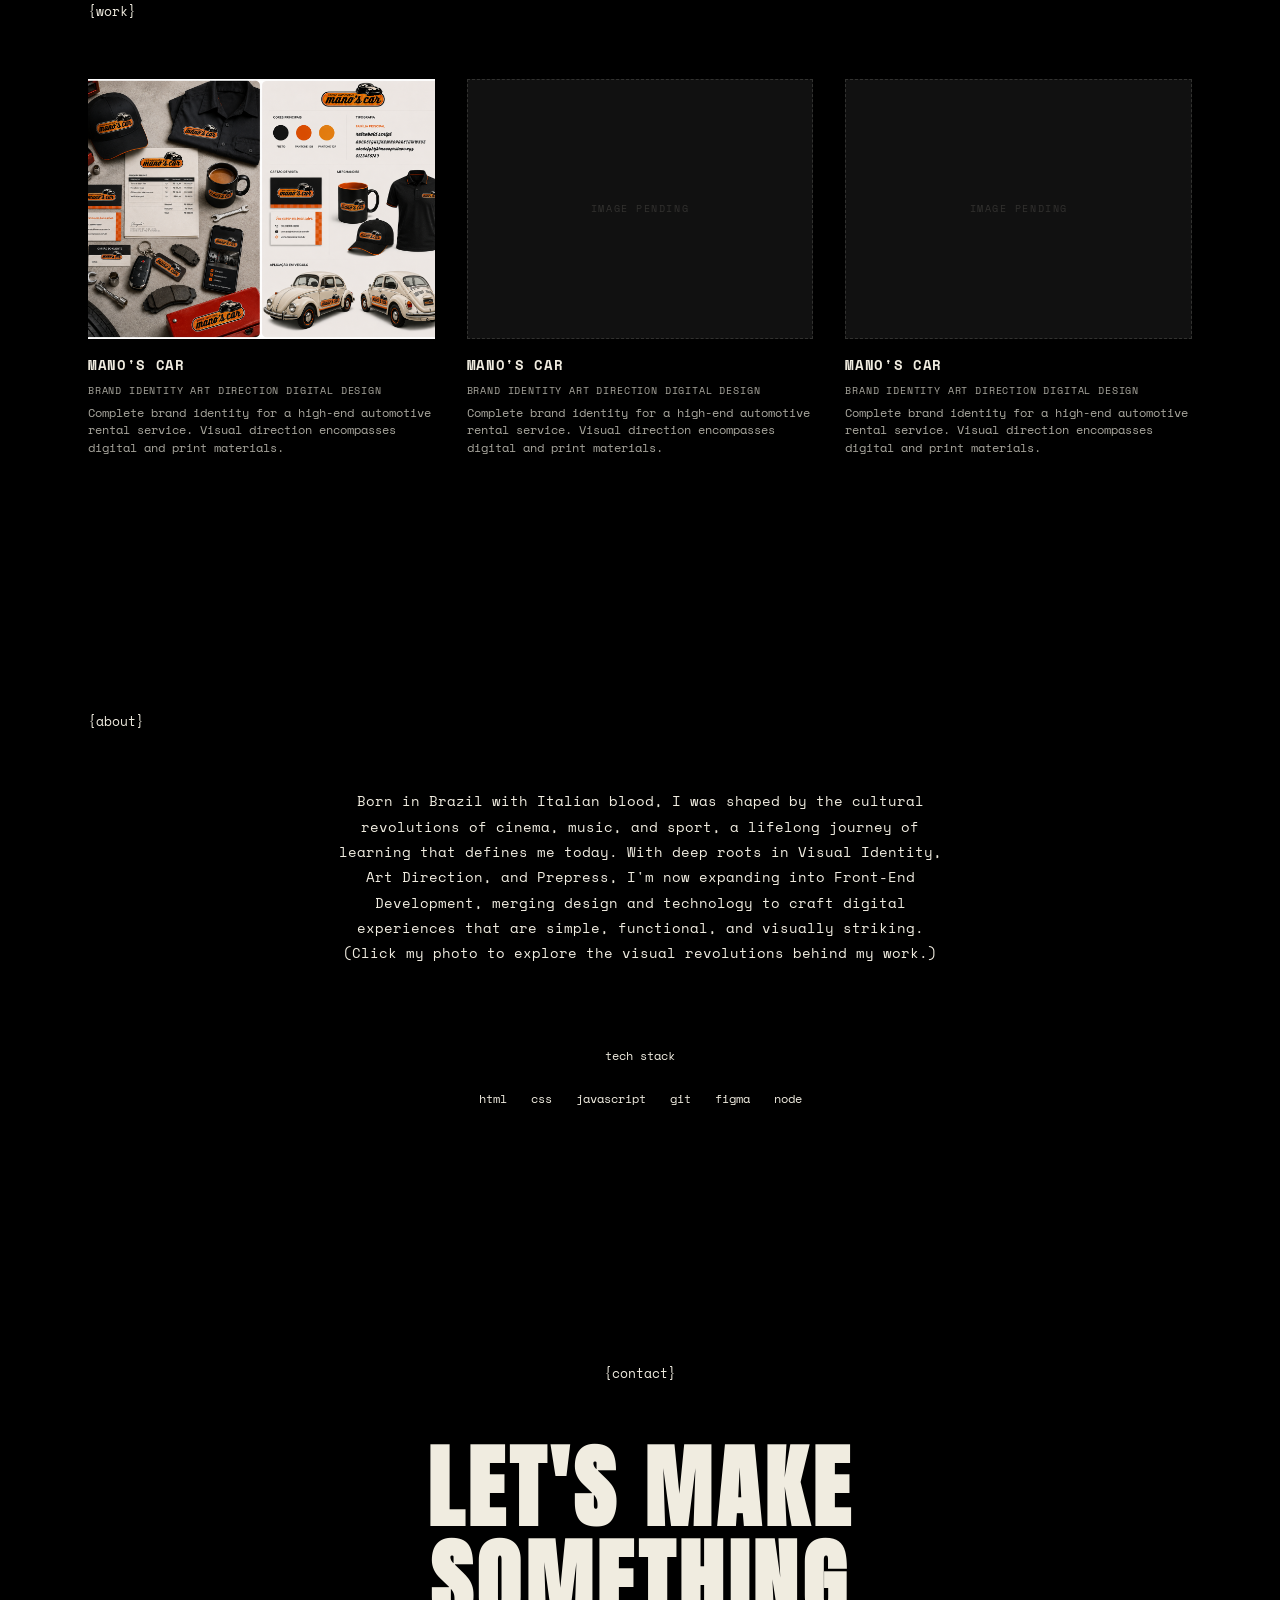
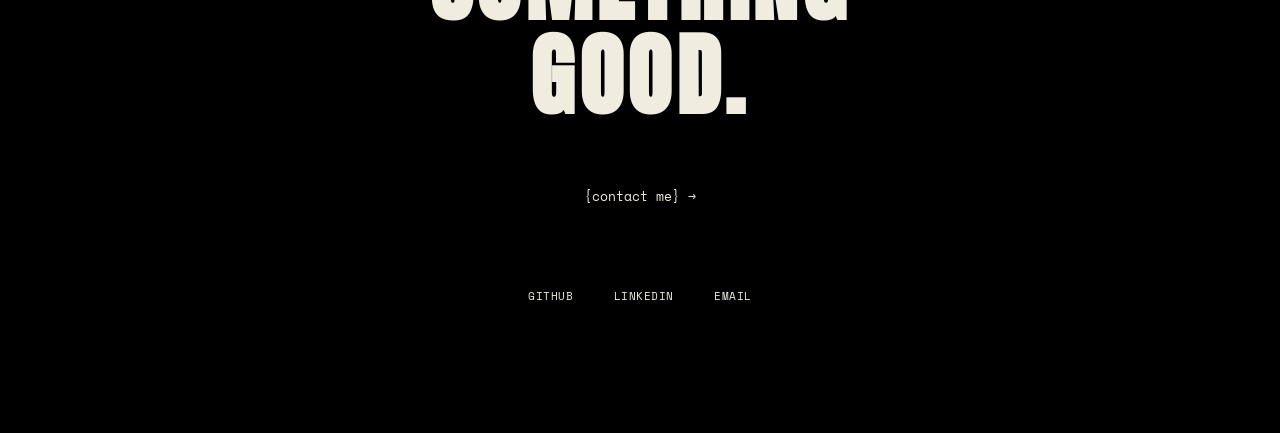
<file: portfolio/index.html>
<!DOCTYPE html>
<html lang="en">

<head>
  <meta charset="UTF-8">
  <meta name="viewport" content="width=device-width, initial-scale=1.0">
  <meta name="description"
    content="Alexandre Polettini — Graphic Designer with 25+ years of experience transitioning into Front-End Development. Building digital experiences with design & code.">
  <title>Alexandre Polettini — Graphic Designer &amp; Developer</title>

  <!-- Google Fonts: Anton (display) + Space Mono (editorial/monospace) -->
  <link rel="preconnect" href="https://fonts.googleapis.com">
  <link rel="preconnect" href="https://fonts.gstatic.com" crossorigin>
  <link href="https://fonts.googleapis.com/css2?family=Anton&family=Space+Mono:ital,wght@0,400;0,700;1,400&display=swap"
    rel="stylesheet">

  <link rel="stylesheet" href="style.css">
</head>

<body>

  <!-- ======================================================
       HEADER — fixed, name + nav
       ====================================================== -->
  <header id="header">
    <div class="header-inner">
      <p class="header-name">
        alexandre polettini <span class="header-handle">{@almini}</span>
      </p>
      <button class="menu-toggle" id="menu-toggle" aria-label="Toggle navigation menu" aria-expanded="false">
        <span class="menu-brackets">{&nbsp;}</span>
      </button>
      <nav class="header-nav" id="header-nav" aria-label="Main navigation">
        <a href="#work" class="nav-link">{work}</a>
        <a href="#about" class="nav-link">{about}</a>
        <a href="#contact" class="nav-link">{contact}</a>
      </nav>
    </div>
  </header>


  <!-- ======================================================
       HERO — stacked text + photo overlay
       ====================================================== -->
  <section id="home" class="hero">

    <!-- Visual: GRAPHIC / DESIGNER / AND / DEVELOPER + photo -->
    <div class="hero-visual">
      <!-- Decorative text: aria-hidden because the real alt is on img -->
      <div class="hero-text-wrap" aria-hidden="true">
        <span class="hero-line hero-line-1">GRAPHIC</span>
        <span class="hero-line hero-line-2">DESIGNER</span>
        <span class="hero-line hero-line-3">AND</span>
        <span class="hero-line hero-line-4">DEVELOPER</span>
      </div>

      <!-- Photo (transparent bg) with Glitch & Swap effect -->
      <div class="image-wrapper hero-photo-wrapper" id="heroGlitchWrapper"
        style="--img-url: url('00-brief/assets/foto-hero-transparente.png');">
        <img src="00-brief/assets/foto-hero-transparente.png"
          alt="Alexandre Polettini — Graphic Designer and Front-End Developer" class="hero-photo glitch-img"
          id="heroGlitchImg" draggable="false">
        <div class="flash-overlay" aria-hidden="true"></div>
        <span class="transform-hint" aria-hidden="true">Click to transform</span>
      </div>
    </div>

    <!-- Content below the visual -->
    <div class="hero-content">
      <h1 class="hero-subtitle">I BUILD DIGITAL<br>EXPERIENCES WITH<br>DESIGN &amp; CODE.</h1>
      <p class="hero-paragraph">
        Graphic designer with experience in visual identity and design production. Currently directing this expertise
        towards Front-End Development.
      </p>
      <p class="hero-scroll" aria-label="Scroll to explore">(scroll to explore)<br>&darr;</p>
    </div>

  </section>


  <!-- ======================================================
       WORK — 3-column grid, real projects
       ====================================================== -->
  <section id="work">
    <div class="section-inner">
      <h2 class="section-label">{work}</h2>

      <div class="work-grid">

        <!-- 01 — Manos Car -->
        <article class="work-card" id="project-manos-car">
          <div class="work-img-wrap">
            <img src="00-brief/assets/manos-car.png" alt="Manos Car — brand identity" loading="lazy" class="work-img">
          </div>
          <div class="work-info">
            <h3 class="work-title">MANO'S CAR</h3>
            <p class="work-tags">BRAND IDENTITY ART DIRECTION DIGITAL DESIGN</p>
            <p class="work-desc">Complete brand identity for a high-end automotive rental service. Visual direction
              encompasses digital and print materials.</p>
          </div>
        </article>

        <!-- 02 — Lucy -->
        <article class="work-card" id="project-lucy">
          <div class="work-img-wrap work-img-pending">
            <span class="pending-label">IMAGE PENDING</span>
          </div>
          <div class="work-info">
            <h3 class="work-title">MANO'S CAR</h3>
            <p class="work-tags">BRAND IDENTITY ART DIRECTION DIGITAL DESIGN</p>
            <p class="work-desc">Complete brand identity for a high-end automotive rental service. Visual direction
              encompasses digital and print materials.</p>
          </div>
        </article>

        <!-- 03 — Lo Ikewai -->
        <article class="work-card" id="project-lo-ikewai">
          <div class="work-img-wrap work-img-pending">
            <span class="pending-label">IMAGE PENDING</span>
          </div>
          <div class="work-info">
            <h3 class="work-title">MANO'S CAR</h3>
            <p class="work-tags">BRAND IDENTITY ART DIRECTION DIGITAL DESIGN</p>
            <p class="work-desc">Complete brand identity for a high-end automotive rental service. Visual direction
              encompasses digital and print materials.</p>
          </div>
        </article>

      </div>
    </div>
  </section>


  <!-- ======================================================
       ABOUT — bio + tech stack
       ====================================================== -->
  <section id="about">
    <div class="section-inner about-inner">
      <h2 class="section-label">{about}</h2>
      <p class="about-text">
        Born in Brazil with Italian blood, I was shaped by the cultural revolutions of cinema, music, and sport, a
        lifelong journey of learning that defines me today. With deep roots in Visual Identity, Art Direction, and
        Prepress, I'm now expanding into Front-End Development, merging design and technology to craft digital
        experiences
        that are simple, functional, and visually striking.
        <br>(Click my photo to explore the visual revolutions behind my work.)
      </p>
      <div class="stack-wrap">
        <span class="stack-label">tech stack</span>
        <div class="stack-list" role="list" aria-label="Technologies">
          <span role="listitem">html</span>
          <span role="listitem">css</span>
          <span role="listitem">javascript</span>
          <span role="listitem">git</span>
          <span role="listitem">figma</span>
          <span role="listitem">node</span>
        </div>
      </div>
    </div>
  </section>


  <!-- ======================================================
       CONTACT — heading + CTA + footer
       ====================================================== -->
  <section id="contact">
    <div class="section-inner contact-inner">
      <h2 class="section-label">{contact}</h2>
      <h2 class="contact-heading">LET'S MAKE<br>SOMETHING<br>GOOD.</h2>
      <a href="mailto:alminidev@gmail.com" class="contact-cta">{contact me} &rarr;</a>
      <footer class="site-footer">
        <a href="https://github.com/alminidev" target="_blank" rel="noopener noreferrer" class="footer-link">GITHUB</a>
        <a href="https://www.linkedin.com/in/alminidev" target="_blank" rel="noopener noreferrer"
          class="footer-link">LINKEDIN</a>
        <a href="mailto:alminidev@gmail.com" class="footer-link">EMAIL</a>
      </footer>
    </div>
  </section>

  <!-- Notification Toast -->
  <div id="toast" class="toast" role="status" aria-live="polite"></div>

  <script src="script.js"></script>
</body>

</html>
</file>
<file: FRIGELAR/css/style.css>
@import url('https://fonts.googleapis.com/css2?family=Inter:wght@400;500;600;700;800&family=Playfair+Display:ital@1&display=swap');

/* ===========================
   DESIGN TOKENS
=========================== */
:root {
  --color-bg-primary:    #1D2440;
  --color-bg-secondary:  #151A2E;
  --color-bg-card:       rgba(255, 255, 255, 0.04);
  --color-text-primary:  #F5F0E8;
  --color-text-secondary:#A6ACBD;
  --color-accent-gold:   #FDBF5C;
  --color-action-primary:#F69A0B;
  --color-action-hover:  #E08A06;
  --color-border:        rgba(255, 255, 255, 0.10);
  --color-border-hover:  rgba(255, 255, 255, 0.22);
  --color-text-inverse:  #FFFFFF;
  --color-whatsapp:      #25D366;

  --font-h1:        clamp(2.4rem, 5vw + 0.8rem, 5rem);
  --font-h2:        clamp(1.9rem, 3.5vw + 0.8rem, 3.2rem);
  --font-h3:        clamp(1.1rem, 1.5vw + 0.4rem, 1.45rem);
  --font-body-lg:   clamp(1.05rem, 1vw + 0.5rem, 1.2rem);
  --font-body:      1rem;
  --font-sm:        0.875rem;
  --font-overline:  0.72rem;

  --sp-3xs: 0.25rem;
  --sp-2xs: 0.5rem;
  --sp-xs:  0.75rem;
  --sp-sm:  1rem;
  --sp-md:  1.5rem;
  --sp-lg:  2rem;
  --sp-xl:  3rem;
  --sp-2xl: 4rem;
  --sp-3xl: 6rem;
  --section-pad: clamp(4rem, 8vw, 7rem);

  --ease-fast:  0.15s ease-in-out;
  --ease-base:  0.3s cubic-bezier(0.25, 0.46, 0.45, 0.94);
  --ease-slow:  0.65s cubic-bezier(0.22, 1, 0.36, 1);

  --radius-sm:  8px;
  --radius-md:  16px;
  --radius-lg:  24px;
  --radius-pill:50px;
}

/* RESET */
*, *::before, *::after { box-sizing: border-box; margin: 0; padding: 0; }
html { scroll-behavior: smooth; }
body {
  font-family: 'Inter', sans-serif;
  background-color: var(--color-bg-primary);
  color: var(--color-text-primary);
  line-height: 1.65;
  -webkit-font-smoothing: antialiased;
  overflow-x: hidden;
}
img, svg { display: block; max-width: 100%; }
a { text-decoration: none; color: inherit; }
ul { list-style: none; }

/* TYPOGRAPHY */
h1 { font-size: var(--font-h1); font-weight: 800; line-height: 1.08; letter-spacing: -0.03em; }
h2 { font-size: var(--font-h2); font-weight: 700; line-height: 1.18; letter-spacing: -0.02em; }
h3 { font-size: var(--font-h3); font-weight: 600; line-height: 1.35; }

.text-script {
  font-family: 'Playfair Display', serif;
  font-style: italic;
  font-weight: 400;
  color: var(--color-accent-gold);
}
.text-secondary { color: var(--color-text-secondary); }

.overline {
  display: inline-flex;
  align-items: center;
  gap: var(--sp-xs);
  font-size: var(--font-overline);
  font-weight: 700;
  text-transform: uppercase;
  letter-spacing: 0.18em;
  color: var(--color-accent-gold);
}
.overline::before {
  content: '';
  display: inline-block;
  width: 24px;
  height: 2px;
  background: var(--color-accent-gold);
  border-radius: 2px;
}

/* LAYOUT */
.container { max-width: 1200px; margin: 0 auto; padding: 0 var(--sp-md); }
@media (max-width: 480px) { .container { padding: 0 var(--sp-sm); } }
section { padding: var(--section-pad) 0; }
.bg-secondary { background-color: var(--color-bg-secondary); }

/* BUTTONS */
.btn {
  display: inline-flex;
  align-items: center;
  justify-content: center;
  gap: var(--sp-2xs);
  padding: 0.9rem 1.9rem;
  border-radius: var(--radius-pill);
  font-size: 1rem;
  font-weight: 600;
  cursor: pointer;
  border: none;
  transition: transform var(--ease-base), background-color var(--ease-base), border-color var(--ease-base), color var(--ease-base), box-shadow var(--ease-base);
  white-space: nowrap;
}
.btn-primary {
  background: linear-gradient(135deg, var(--color-action-primary), #FFAC2E);
  color: #fff;
  box-shadow: 0 4px 20px rgba(246, 154, 11, 0.35);
}
.btn-primary:hover {
  background: linear-gradient(135deg, var(--color-action-hover), #F69A0B);
  transform: translateY(-2px);
  box-shadow: 0 8px 28px rgba(246, 154, 11, 0.50);
}
.btn-outline {
  background-color: transparent;
  border: 1.5px solid var(--color-border-hover);
  color: var(--color-text-primary);
}
.btn-outline:hover {
  border-color: var(--color-action-primary);
  color: var(--color-action-primary);
  transform: translateY(-2px);
}

/* NAVBAR */
.navbar {
  position: fixed;
  top: 0; left: 0;
  width: 100%;
  z-index: 200;
  padding: 1.2rem 0;
  transition: padding var(--ease-base), background-color var(--ease-base), box-shadow var(--ease-base);
}
.navbar.scrolled {
  background-color: rgba(21, 26, 46, 0.85);
  backdrop-filter: blur(20px);
  -webkit-backdrop-filter: blur(20px);
  padding: 0.7rem 0;
  box-shadow: 0 1px 24px rgba(0,0,0,0.4);
  border-bottom: 1px solid var(--color-border);
}
.navbar .container { display: flex; justify-content: space-between; align-items: center; }

.logo { position: relative; display: inline-flex; align-items: center; }
.logo::before {
  content: '';
  position: absolute;
  top: 50%; left: 50%;
  width: 220%; height: 160%;
  background: radial-gradient(ellipse at center, rgba(0,180,255,0.6) 0%, transparent 70%);
  transform: translate(-50%, -50%);
  filter: blur(28px);
  z-index: -1;
  pointer-events: none;
}
.logo img {
  height: 44px; width: auto;
  position: relative; z-index: 1;
  filter: brightness(0) invert(1);
}
.nav-cta { display: none; }
@media (min-width: 768px) { .nav-cta { display: inline-flex; } }

/* HERO */
.hero {
  min-height: 100svh;
  display: flex;
  align-items: center;
  padding-top: 90px;
  position: relative;
  overflow: hidden;
}
.hero-grid {
  display: grid;
  grid-template-columns: 1fr;
  gap: var(--sp-xl);
  align-items: center;
}
@media (min-width: 992px) {
  .hero-grid { grid-template-columns: 5fr 7fr; gap: var(--sp-2xl); }
}
.hero-image { order: -1; }
@media (min-width: 992px) { .hero-image { order: 0; } }
.hero-content {
  display: flex;
  flex-direction: column;
  gap: var(--sp-lg);
  text-align: center;
}
@media (min-width: 992px) { .hero-content { text-align: left; } }
.hero-ctas {
  display: flex;
  gap: var(--sp-sm);
  flex-wrap: wrap;
  justify-content: center;
}
@media (min-width: 992px) { .hero-ctas { justify-content: flex-start; } }
.hero-image {
  position: relative;
  display: flex;
  justify-content: center;
  align-items: center;
}
.hero-image-wrap {
  max-width: 576px;
  width: 100%;
  border-radius: 28px;
  overflow: hidden;
  animation: fadeInImage 1.5s cubic-bezier(0.22, 1, 0.36, 1) forwards;
  filter: drop-shadow(0 40px 80px rgba(0, 160, 255, 0.28));
  opacity: 0; /* Começa invisível para o fade in */
}
.hero-image-wrap img {
  width: 100%;
  max-height: 66vw;
  object-fit: cover;
  object-position: top;
  display: block;
}
@media (min-width: 992px) {
  .hero-image-wrap { max-width: 576px; }
  .hero-image-wrap img { max-height: 86vh; }
}
@keyframes fadeInImage {
  0% { opacity: 0; transform: translateY(20px) scale(0.97); }
  100% { opacity: 1; transform: translateY(0) scale(1); }
}

/* TRUST BAR */
.trust-bar {
  padding: var(--sp-xl) 0;
  border-top: 1px solid var(--color-border);
  border-bottom: 1px solid var(--color-border);
}
.trust-grid {
  display: grid;
  grid-template-columns: repeat(2, 1fr);
  gap: var(--sp-md);
  text-align: center;
}
@media (min-width: 640px) { .trust-grid { grid-template-columns: repeat(4, 1fr); } }
.trust-item {
  display: flex;
  flex-direction: column;
  align-items: center;
  gap: var(--sp-2xs);
  padding: var(--sp-sm);
  border-radius: var(--radius-md);
  transition: background-color var(--ease-base);
}
.trust-item:hover { background-color: rgba(255,255,255,0.04); }
.trust-icon { color: var(--color-accent-gold); margin-bottom: var(--sp-3xs); }
.trust-item strong {
  font-size: 1.35rem;
  font-weight: 800;
  color: var(--color-text-primary);
  letter-spacing: -0.02em;
}
.trust-item .trust-label { font-size: var(--font-sm); color: var(--color-text-secondary); }

/* LIFESTYLE */
.lifestyle-grid {
  display: grid;
  grid-template-columns: 1fr;
  gap: var(--sp-xl);
  align-items: center;
}
@media (min-width: 992px) { .lifestyle-grid { grid-template-columns: 1fr 1fr; } }
.lifestyle-image { position: relative; border-radius: var(--radius-lg); overflow: hidden; }
.lifestyle-image::after {
  content: '';
  position: absolute; inset: 0;
  border-radius: var(--radius-lg);
  border: 1px solid var(--color-border-hover);
}
.lifestyle-image img {
  width: 100%;
  aspect-ratio: 4/5;
  object-fit: cover;
  transition: transform 0.8s var(--ease-slow);
}
@media (min-width: 992px) { .lifestyle-image img { aspect-ratio: 3/4; } }
.lifestyle-image:hover img { transform: scale(1.03); }
.lifestyle-content { display: flex; flex-direction: column; gap: var(--sp-lg); }
.lifestyle-content p { font-size: var(--font-body-lg); line-height: 1.75; }

/* FEATURES */
.features-header {
  text-align: center;
  margin-bottom: var(--sp-2xl);
  display: flex;
  flex-direction: column;
  gap: var(--sp-sm);
  align-items: center;
}
.features-header p { max-width: 550px; font-size: var(--font-body-lg); color: var(--color-text-secondary); }
.features-grid {
  display: grid;
  grid-template-columns: 1fr;
  gap: var(--sp-lg);
}
@media (min-width: 640px) { .features-grid { grid-template-columns: repeat(2, 1fr); } }
@media (min-width: 992px) { .features-grid { grid-template-columns: repeat(3, 1fr); } }
.feature-card {
  display: flex;
  flex-direction: column;
  gap: var(--sp-sm);
  padding: var(--sp-xl) var(--sp-lg);
  background: var(--color-bg-card);
  backdrop-filter: blur(16px);
  -webkit-backdrop-filter: blur(16px);
  border: 1px solid var(--color-border);
  border-radius: var(--radius-lg);
  box-shadow: 0 8px 32px rgba(0, 0, 0, 0.2);
  transition: transform var(--ease-base), border-color var(--ease-base), box-shadow var(--ease-base);
}
.feature-card:hover {
  transform: translateY(-6px);
  border-color: rgba(253, 191, 92, 0.3);
  box-shadow: 0 20px 48px rgba(0, 0, 0, 0.35), 0 0 0 1px rgba(253, 191, 92, 0.1);
}
.feature-icon {
  width: 52px; height: 52px;
  display: flex; align-items: center; justify-content: center;
  color: var(--color-accent-gold);
  background: rgba(253, 191, 92, 0.1);
  border: 1px solid rgba(253, 191, 92, 0.25);
  border-radius: var(--radius-md);
  margin-bottom: var(--sp-2xs);
  flex-shrink: 0;
}
.feature-card h3 { font-size: 1.1rem; font-weight: 700; }
.feature-card p { color: var(--color-text-secondary); font-size: var(--font-body); line-height: 1.7; }

/* SPECS */
.specs-container { max-width: 820px; margin: 0 auto; }
.specs-header {
  text-align: center;
  margin-bottom: var(--sp-2xl);
  display: flex; flex-direction: column; gap: var(--sp-sm); align-items: center;
}
.spec-table {
  background: var(--color-bg-card);
  border: 1px solid var(--color-border);
  border-radius: var(--radius-lg);
  overflow: hidden;
  backdrop-filter: blur(12px);
}
.spec-row {
  display: flex;
  justify-content: space-between;
  align-items: center;
  padding: 1.1rem var(--sp-xl);
  border-bottom: 1px solid var(--color-border);
  gap: var(--sp-md);
  transition: background-color var(--ease-fast);
}
@media (max-width: 480px) {
  .spec-row { flex-direction: column; align-items: flex-start; padding: 1rem var(--sp-md); gap: var(--sp-3xs); }
}
.spec-row:last-child { border-bottom: none; }
.spec-row:hover { background-color: rgba(255,255,255,0.04); }
.spec-label {
  color: var(--color-text-secondary);
  font-size: var(--font-sm);
  font-weight: 500;
  text-transform: uppercase;
  letter-spacing: 0.07em;
  white-space: nowrap;
  flex-shrink: 0;
}
.spec-value { font-weight: 600; font-size: 1rem; text-align: right; }
@media (max-width: 480px) { .spec-value { text-align: left; } }
.spec-badge {
  display: inline-flex;
  padding: 0.2rem 0.65rem;
  background: rgba(253, 191, 92, 0.12);
  border: 1px solid rgba(253, 191, 92, 0.25);
  border-radius: var(--radius-pill);
  font-size: 0.78rem;
  color: var(--color-accent-gold);
  font-weight: 600;
}

/* FAQ */
.faq-container { max-width: 760px; margin: 0 auto; }
.faq-header {
  text-align: center;
  margin-bottom: var(--sp-2xl);
  display: flex; flex-direction: column; gap: var(--sp-sm); align-items: center;
}
.accordion { display: flex; flex-direction: column; gap: var(--sp-sm); }
.accordion-item {
  background: var(--color-bg-card);
  border: 1px solid var(--color-border);
  border-radius: var(--radius-md);
  overflow: hidden;
  transition: border-color var(--ease-base);
}
.accordion-item.active { border-color: rgba(253, 191, 92, 0.3); }
.accordion-header {
  display: flex;
  justify-content: space-between;
  align-items: center;
  padding: 1.25rem var(--sp-lg);
  cursor: pointer;
  font-weight: 600;
  font-size: 1rem;
  gap: var(--sp-sm);
  transition: color var(--ease-base);
  user-select: none;
}
@media (max-width: 480px) { .accordion-header { padding: 1.1rem var(--sp-md); font-size: 0.93rem; } }
.accordion-header:hover { color: var(--color-accent-gold); }
.accordion-item.active .accordion-header { color: var(--color-accent-gold); }
.accordion-icon {
  flex-shrink: 0;
  width: 28px; height: 28px;
  display: flex; align-items: center; justify-content: center;
  border: 1.5px solid var(--color-border-hover);
  border-radius: 50%;
  font-size: 1.1rem;
  transition: transform var(--ease-base), background-color var(--ease-base), border-color var(--ease-base), color var(--ease-base);
}
.accordion-item.active .accordion-icon {
  transform: rotate(45deg);
  background-color: rgba(253, 191, 92, 0.12);
  border-color: rgba(253, 191, 92, 0.4);
  color: var(--color-accent-gold);
}
.accordion-content {
  max-height: 0;
  overflow: hidden;
  transition: max-height 0.42s cubic-bezier(0.22, 1, 0.36, 1), padding var(--ease-base);
  padding: 0 var(--sp-lg);
}
@media (max-width: 480px) { .accordion-content { padding: 0 var(--sp-md); } }
.accordion-item.active .accordion-content { max-height: 260px; padding-bottom: var(--sp-lg); }
.accordion-content p { color: var(--color-text-secondary); line-height: 1.75; font-size: 0.975rem; }

/* CONVERSION */
.conversion { position: relative; overflow: hidden; }
.conversion-inner {
  background: var(--color-bg-card);
  backdrop-filter: blur(20px);
  -webkit-backdrop-filter: blur(20px);
  border: 1px solid var(--color-border);
  border-radius: var(--radius-lg);
  box-shadow: 0 20px 60px rgba(0, 0, 0, 0.4);
  overflow: hidden;
}
.conversion-grid {
  display: grid;
  grid-template-columns: 1fr;
}
@media (min-width: 900px) { .conversion-grid { grid-template-columns: 1fr 1fr; } }
.conversion-left {
  padding: var(--sp-2xl);
  display: flex;
  flex-direction: column;
  justify-content: center;
  gap: var(--sp-lg);
  border-bottom: 1px solid var(--color-border);
}
@media (min-width: 900px) {
  .conversion-left { border-bottom: none; border-right: 1px solid var(--color-border); padding: var(--sp-3xl) var(--sp-2xl); }
}
@media (max-width: 480px) { .conversion-left { padding: var(--sp-xl) var(--sp-md); } }
.price-block { display: flex; flex-direction: column; gap: var(--sp-xs); }
.price-old { text-decoration: line-through; color: var(--color-text-secondary); font-size: var(--font-body); }
.price-new {
  font-size: clamp(1.8rem, 4vw, 2.6rem);
  color: var(--color-accent-gold);
  font-weight: 800;
  letter-spacing: -0.02em;
  line-height: 1.1;
}
.price-note { font-size: var(--font-sm); color: var(--color-text-secondary); }
.conversion-badges { display: flex; flex-wrap: wrap; gap: var(--sp-2xs); }
.badge {
  display: inline-flex;
  align-items: center;
  gap: 0.3rem;
  padding: 0.35rem 0.8rem;
  background: rgba(255,255,255,0.06);
  border: 1px solid var(--color-border);
  border-radius: var(--radius-pill);
  font-size: 0.78rem;
  font-weight: 500;
  color: var(--color-text-secondary);
}
.conversion-right { padding: var(--sp-2xl); }
@media (max-width: 480px) { .conversion-right { padding: var(--sp-lg) var(--sp-md); } }
@media (min-width: 900px) { .conversion-right { padding: var(--sp-3xl) var(--sp-2xl); } }
.conversion-form-title { font-size: 1.1rem; font-weight: 700; margin-bottom: var(--sp-lg); }
.form-group { margin-bottom: var(--sp-sm); }
.form-control {
  width: 100%;
  background-color: rgba(255, 255, 255, 0.05);
  border: 1.5px solid var(--color-border);
  border-radius: var(--radius-pill);
  padding: 0.875rem 1.2rem;
  color: var(--color-text-primary);
  font-family: inherit;
  font-size: var(--font-body);
  transition: border-color var(--ease-fast), background-color var(--ease-fast), box-shadow var(--ease-fast);
}
.form-control::placeholder { color: var(--color-text-secondary); }
.form-control:focus {
  border-color: var(--color-accent-gold);
  background-color: rgba(255, 255, 255, 0.08);
  box-shadow: 0 0 0 3px rgba(253, 191, 92, 0.12);
  outline: none;
}
textarea.form-control { resize: vertical; min-height: 90px; border-radius: var(--radius-md); }
.conversion-ctas { display: flex; flex-direction: column; gap: var(--sp-sm); margin-top: var(--sp-md); }
.conversion-ctas .btn { width: 100%; }

/* FOOTER */
.footer {
  padding: var(--sp-2xl) 0 var(--sp-xl);
  border-top: 1px solid var(--color-border);
}
.footer-inner {
  display: grid;
  grid-template-columns: 1fr;
  gap: var(--sp-lg);
  text-align: center;
  align-items: center;
}
@media (min-width: 768px) {
  .footer-inner { grid-template-columns: 1fr auto 1fr; text-align: left; }
}
.footer-logo img { height: 28px; filter: brightness(0) invert(1); opacity: 0.65; transition: opacity var(--ease-base); }
.footer-logo:hover img { opacity: 1; }
.footer-center { display: flex; flex-direction: column; align-items: center; gap: var(--sp-2xs); }
.footer-center small { font-size: 0.78rem; color: var(--color-text-secondary); display: block; }
.footer-contact { display: flex; flex-direction: column; gap: var(--sp-3xs); text-align: right; }
@media (max-width: 767px) { .footer-contact { text-align: center; } }
.footer-contact a { font-size: var(--font-sm); color: var(--color-text-secondary); transition: color var(--ease-fast); }
.footer-contact a:hover { color: var(--color-accent-gold); }

/* FLOATING WHATSAPP */
.floating-wa {
  position: fixed;
  bottom: 1.75rem; right: 1.75rem;
  background-color: var(--color-whatsapp);
  color: #fff;
  width: 58px; height: 58px;
  border-radius: 50%;
  display: flex; align-items: center; justify-content: center;
  box-shadow: 0 4px 20px rgba(37, 211, 102, 0.45);
  z-index: 300;
  transition: transform var(--ease-base), box-shadow var(--ease-base);
}
.floating-wa:hover { transform: scale(1.1); box-shadow: 0 8px 32px rgba(37, 211, 102, 0.6); }
.floating-wa-label {
  position: absolute;
  right: calc(100% + 12px);
  top: 50%;
  transform: translateY(-50%) translateX(8px);
  background: rgba(15, 20, 38, 0.95);
  border: 1px solid var(--color-border);
  color: var(--color-text-primary);
  white-space: nowrap;
  padding: 0.45rem 0.85rem;
  border-radius: var(--radius-sm);
  font-size: var(--font-sm);
  font-weight: 500;
  opacity: 0;
  pointer-events: none;
  transition: opacity var(--ease-base), transform var(--ease-base);
  backdrop-filter: blur(8px);
}
.floating-wa-label::after {
  content: '';
  position: absolute;
  top: 50%; right: -5px;
  transform: translateY(-50%) rotate(45deg);
  width: 8px; height: 8px;
  background: rgba(15, 20, 38, 0.95);
  border-top: 1px solid var(--color-border);
  border-right: 1px solid var(--color-border);
}
.floating-wa:hover .floating-wa-label { opacity: 1; transform: translateY(-50%) translateX(0); }

/* AMBIENT GLOWS */
.glow-container { position: absolute; inset: 0; overflow: hidden; z-index: 0; pointer-events: none; }
.glow { position: absolute; border-radius: 50%; filter: blur(100px); opacity: 0.5; }
.glow-blue { background: radial-gradient(circle, rgba(0, 180, 255, 0.75) 0%, transparent 68%); }
.glow-gold { background: radial-gradient(circle, rgba(253, 191, 92, 0.55) 0%, transparent 68%); }
.glow-1 { width: 600px; height: 600px; top: -10%; left: -10%; }
.glow-2 { width: 800px; height: 800px; bottom: 0%;  right: -10%; }
.glow-3 { width: 500px; height: 500px; top: 40%;   left: 20%; }
.hero > .container, .features > .container { position: relative; z-index: 1; }

/* SCROLL REVEAL */
.reveal { opacity: 0; transform: translateY(28px); transition: opacity var(--ease-slow), transform var(--ease-slow); }
.reveal.active { opacity: 1; transform: translateY(0); }
.stagger-1 { transition-delay: 0.1s; }
.stagger-2 { transition-delay: 0.2s; }
.stagger-3 { transition-delay: 0.3s; }
.stagger-4 { transition-delay: 0.4s; }

@media (prefers-reduced-motion: reduce) {
  *, *::before, *::after {
    animation-duration: 0.01ms !important;
    animation-iteration-count: 1 !important;
    transition-duration: 0.01ms !important;
    scroll-behavior: auto !important;
  }
}
</file>
<file: nix/css/style.css>
@import url('https://fonts.googleapis.com/css2?family=Inter:wght@400;500;600;700;800&display=swap');

/* ===========================
   DESIGN TOKENS - NIX DRY BOX
=========================== */
:root {
  --color-bg-primary: #FFFFFF;
  --color-bg-secondary: #F7F7F9;
  --color-bg-card: #FFFFFF;
  --color-text-primary: #111111;
  --color-text-secondary: #555555;
  --color-accent-blue: #0066FF;
  /* Azul NIX aproximado */
  --color-action-primary: #0066FF;
  --color-action-hover: #0044CC;
  --color-border: rgba(0, 0, 0, 0.08);
  --color-border-hover: rgba(0, 0, 0, 0.16);
  --color-text-inverse: #FFFFFF;
  --color-whatsapp: #25D366;
  --color-black: #000000;

  --font-h1: clamp(2.4rem, 5vw + 0.8rem, 4.5rem);
  --font-h2: clamp(1.9rem, 3.5vw + 0.8rem, 3.2rem);
  --font-h3: clamp(1.1rem, 1.5vw + 0.4rem, 1.45rem);
  --font-body-lg: clamp(1.05rem, 1vw + 0.5rem, 1.2rem);
  --font-body: 1rem;
  --font-sm: 0.875rem;
  --font-overline: 0.72rem;

  --sp-3xs: 0.25rem;
  --sp-2xs: 0.5rem;
  --sp-xs: 0.75rem;
  --sp-sm: 1rem;
  --sp-md: 1.5rem;
  --sp-lg: 2rem;
  --sp-xl: 3rem;
  --sp-2xl: 4rem;
  --sp-3xl: 6rem;
  --section-pad: clamp(4rem, 8vw, 7rem);

  --ease-fast: 0.15s ease-in-out;
  --ease-base: 0.3s cubic-bezier(0.25, 0.46, 0.45, 0.94);
  --ease-slow: 0.65s cubic-bezier(0.22, 1, 0.36, 1);

  --radius-sm: 8px;
  --radius-md: 16px;
  --radius-lg: 24px;
  --radius-pill: 50px;
}

/* RESET */
*,
*::before,
*::after {
  box-sizing: border-box;
  margin: 0;
  padding: 0;
}

html {
  scroll-behavior: smooth;
}

body {
  font-family: 'Inter', sans-serif;
  background-color: var(--color-bg-primary);
  color: var(--color-text-primary);
  line-height: 1.65;
  -webkit-font-smoothing: antialiased;
  overflow-x: hidden;
}

img,
svg {
  display: block;
  max-width: 100%;
}

a {
  text-decoration: none;
  color: inherit;
}

ul {
  list-style: none;
}

/* TYPOGRAPHY */
h1 {
  font-size: var(--font-h1);
  font-weight: 800;
  line-height: 1.08;
  letter-spacing: -0.03em;
}

h2 {
  font-size: var(--font-h2);
  font-weight: 700;
  line-height: 1.18;
  letter-spacing: -0.02em;
}

h3 {
  font-size: var(--font-h3);
  font-weight: 600;
  line-height: 1.35;
}

.text-highlight {
  color: var(--color-accent-blue);
}

.text-secondary {
  color: var(--color-text-secondary);
}

.overline {
  display: inline-flex;
  align-items: center;
  gap: var(--sp-xs);
  font-size: var(--font-overline);
  font-weight: 700;
  text-transform: uppercase;
  letter-spacing: 0.18em;
  color: var(--color-accent-blue);
}

.overline::before {
  content: '';
  display: inline-block;
  width: 24px;
  height: 2px;
  background: var(--color-accent-blue);
  border-radius: 2px;
}

/* LAYOUT */
.container {
  max-width: 1200px;
  margin: 0 auto;
  padding: 0 var(--sp-md);
}

@media (max-width: 480px) {
  .container {
    padding: 0 var(--sp-sm);
  }
}

section {
  padding: var(--section-pad) 0;
}

.bg-secondary {
  background-color: var(--color-bg-secondary);
}

.bg-black {
  background-color: var(--color-black);
  color: var(--color-text-inverse);
}

.bg-black .text-secondary {
  color: rgba(255, 255, 255, 0.7);
}

.bg-black .overline {
  color: #FFF;
}

.bg-black .overline::before {
  background: #FFF;
}

/* BUTTONS */
.btn {
  display: inline-flex;
  align-items: center;
  justify-content: center;
  gap: var(--sp-2xs);
  padding: 0.9rem 1.9rem;
  border-radius: var(--radius-pill);
  font-size: 1rem;
  font-weight: 600;
  cursor: pointer;
  border: none;
  transition: transform var(--ease-base), background-color var(--ease-base), border-color var(--ease-base), color var(--ease-base), box-shadow var(--ease-base);
  white-space: nowrap;
}

@media (max-width: 480px) {
  .btn {
    white-space: normal;
    text-align: center;
    font-size: 0.875rem;
    padding: 0.8rem 1.4rem;
  }
}

.btn-primary {
  background: var(--color-action-primary);
  color: #fff;
  box-shadow: 0 4px 15px rgba(0, 102, 255, 0.25);
}

.btn-primary:hover {
  background: var(--color-action-hover);
  transform: translateY(-2px);
  box-shadow: 0 8px 25px rgba(0, 102, 255, 0.4);
}

.btn-outline {
  background-color: transparent;
  border: 1.5px solid var(--color-border-hover);
  color: var(--color-text-primary);
}

.btn-outline:hover {
  border-color: var(--color-action-primary);
  color: var(--color-action-primary);
  transform: translateY(-2px);
}

.btn-whatsapp {
  background: var(--color-whatsapp);
  color: #fff;
}

.btn-whatsapp:hover {
  background: #20BA56;
  transform: translateY(-2px);
  box-shadow: 0 8px 25px rgba(37, 211, 102, 0.4);
}

/* NAVBAR */
.navbar {
  position: fixed;
  top: 0;
  left: 0;
  width: 100%;
  z-index: 200;
  padding: 1.2rem 0;
  transition: padding var(--ease-base), background-color var(--ease-base), box-shadow var(--ease-base);
}

.navbar.scrolled {
  background-color: rgba(255, 255, 255, 0.95);
  backdrop-filter: blur(20px);
  -webkit-backdrop-filter: blur(20px);
  padding: 0.7rem 0;
  box-shadow: 0 1px 15px rgba(0, 0, 0, 0.05);
  border-bottom: 1px solid var(--color-border);
}

.navbar .container {
  display: flex;
  justify-content: space-between;
  align-items: center;
}

.logo img {
  height: 68px;
  width: auto;
  position: relative;
  z-index: 1;
  object-fit: contain;
}

@media (max-width: 767px) {
  .logo img {
    height: 48px;
  }
}

/* NAV ACTIONS */
.nav-actions {
  display: flex;
  align-items: center;
  gap: var(--sp-sm);
}

.nav-cta {
  display: none;
}

@media (min-width: 768px) {
  .nav-cta {
    display: inline-flex;
  }
}

/* WhatsApp icon — mobile only */
.nav-wa-mobile {
  display: flex;
  align-items: center;
  justify-content: center;
  width: 42px;
  height: 42px;
  border-radius: 50%;
  background: var(--color-whatsapp);
  color: #fff;
  transition: transform var(--ease-base), box-shadow var(--ease-base);
}

.nav-wa-mobile:hover {
  transform: scale(1.08);
  box-shadow: 0 4px 16px rgba(37, 211, 102, 0.4);
}

@media (min-width: 768px) {
  .nav-wa-mobile {
    display: none;
  }
}

/* HERO */
.hero {
  min-height: 100svh;
  display: flex;
  align-items: center;
  padding-top: 90px;
  position: relative;
  overflow: hidden;
}

@media (max-width: 991px) {
  .hero {
    min-height: unset;
    padding-top: 90px;
    padding-bottom: var(--sp-2xl);
  }
}

.hero-grid {
  display: grid;
  grid-template-columns: 1fr;
  gap: var(--sp-xl);
  align-items: center;
}

@media (min-width: 992px) {
  .hero-grid {
    grid-template-columns: 45fr 55fr;
    gap: var(--sp-xl);
    align-items: start;
  }
}

.hero-image {
  order: -1;
}

@media (min-width: 992px) {
  .hero-image {
    order: 0;
  }
}

.hero-content {
  display: flex;
  flex-direction: column;
  gap: var(--sp-md);
  text-align: center;
}

@media (min-width: 992px) {
  .hero-content {
    text-align: left;
  }
}

.hero-ctas {
  display: flex;
  flex-direction: column;
  gap: var(--sp-sm);
  align-items: center;
  margin-top: var(--sp-sm);
}

@media (max-width: 991px) {
  .hero-ctas .btn {
    width: 100%;
  }
}

@media (min-width: 992px) {
  .hero-ctas {
    align-items: flex-start;
  }
}

.hero-image {
  position: relative;
  display: flex;
  justify-content: center;
  align-items: center;
}

.hero-image-wrap {
  width: 100%;
  aspect-ratio: 4 / 3;
  border-radius: var(--radius-lg);
  overflow: hidden;
  animation: fadeInImage 1.5s cubic-bezier(0.22, 1, 0.36, 1) forwards;
  opacity: 0;
}

.hero-image-wrap img {
  width: 100%;
  height: 100%;
  display: block;
  object-fit: cover;
  object-position: center;
  border-radius: 0;
}

@keyframes fadeInImage {
  0% {
    opacity: 0;
    transform: translateY(20px) scale(0.97);
  }

  100% {
    opacity: 1;
    transform: translateY(0) scale(1);
  }
}

.hero-note {
  font-size: var(--font-sm);
  color: var(--color-text-secondary);
  margin-top: -0.5rem;
}

.hero-micro {
  font-size: var(--font-sm);
  color: var(--color-text-secondary);
  letter-spacing: 0.03em;
  opacity: 0.75;
}

/* SECTIONS ALIGNMENT */
.section-header {
  text-align: center;
  margin-bottom: var(--sp-2xl);
  display: flex;
  flex-direction: column;
  gap: var(--sp-sm);
  align-items: center;
}

.section-header p {
  max-width: 650px;
  font-size: var(--font-body-lg);
  color: var(--color-text-secondary);
}

/* SPLIT LIFESTYLE (Problema / Solução) */
.split-grid {
  display: grid;
  grid-template-columns: 1fr;
  gap: var(--sp-xl);
  align-items: center;
}

@media (min-width: 992px) {
  .split-grid {
    grid-template-columns: 1fr 1fr;
    align-items: center;
  }
}

.split-image {
  position: relative;
  border-radius: var(--radius-lg);
  overflow: hidden;
}

/* Imagem centralizada na sua coluna */
.split-image-wrap {
  max-width: 70%;
  margin: 0 auto;
  border-radius: var(--radius-lg);
  overflow: hidden;
  background: #000;
}

/* No mobile (coluna única), usa largura completa */
@media (max-width: 991px) {
  .split-image-wrap {
    max-width: 100%;
  }
}

.split-image img {
  width: 100%;
  display: block;
  object-fit: cover;
  aspect-ratio: 3/4;
  background: #000;
}

/* Seção preta: cantos arredondados mantidos, transparência eliminada */
.bg-black .split-image {
  border-radius: var(--radius-lg);
  background: var(--color-black);
}

/* Mais espaço preto em cima e em baixo */
.problema {
  padding: clamp(5.4rem, 10.8vw, 9rem) 0;
}

.split-content {
  display: flex;
  flex-direction: column;
  gap: var(--sp-lg);
  justify-content: center;
}


/* HIGHLIGHT LIST */
.highlight-list {
  display: flex;
  flex-direction: column;
  gap: var(--sp-md);
}

.highlight-item h4 {
  font-size: 1.1rem;
  font-weight: 700;
  margin-bottom: 0.25rem;
}

.highlight-item p {
  color: var(--color-text-secondary);
  font-size: 0.95rem;
}

/* CARDS */
.cards-grid {
  display: grid;
  grid-template-columns: 1fr;
  gap: var(--sp-lg);
}

@media (min-width: 768px) {
  .cards-grid {
    grid-template-columns: repeat(3, 1fr);
  }
}

.card {
  display: flex;
  flex-direction: column;
  background: var(--color-bg-card);
  border: 1px solid var(--color-border);
  border-radius: var(--radius-lg);
  overflow: hidden;
  transition: transform var(--ease-base), box-shadow var(--ease-base);
}

.card:hover {
  transform: translateY(-6px);
  box-shadow: 0 15px 30px rgba(0, 0, 0, 0.08);
}

.card-img {
  width: 100%;
  aspect-ratio: 4/3;
  object-fit: cover;
}

.card-content {
  padding: var(--sp-lg);
  display: flex;
  flex-direction: column;
  gap: var(--sp-2xs);
}

.card-content h3 {
  font-size: 1.15rem;
  font-weight: 700;
}

.card-content p {
  color: var(--color-text-secondary);
  font-size: 0.95rem;
}

/* HUGE NUMBER CTA (Capacidade) */
.huge-number {
  font-size: clamp(6rem, 15vw, 12rem);
  font-weight: 800;
  line-height: 1;
  color: var(--color-text-primary);
  letter-spacing: -0.05em;
  margin-bottom: var(--sp-sm);
}

.huge-text {
  font-size: var(--font-h2);
  font-weight: 700;
  color: var(--color-accent-blue);
  line-height: 1.1;
  margin-bottom: var(--sp-lg);
}

/* DIMENSIONS */
.dim-grid {
  display: grid;
  grid-template-columns: repeat(3, 1fr);
  gap: var(--sp-md);
  margin-top: var(--sp-xl);
  text-align: center;
}

.dim-item {
  padding: var(--sp-lg) var(--sp-md);
  background: var(--color-bg-card);
  border: 1px solid var(--color-border);
  border-radius: var(--radius-lg);
}

.dim-val {
  font-size: 2.5rem;
  font-weight: 800;
  color: var(--color-accent-blue);
  display: block;
  line-height: 1;
  margin-bottom: 0.5rem;
}

.dim-label {
  font-size: 0.9rem;
  color: var(--color-text-secondary);
  text-transform: uppercase;
  font-weight: 600;
  letter-spacing: 0.05em;
}

/* Mobile: reduz tamanhos para caber nas 3 colunas estreitas */
@media (max-width: 480px) {
  .dim-grid {
    gap: var(--sp-xs);
  }

  .dim-item {
    padding: var(--sp-md) var(--sp-2xs);
  }

  .dim-val {
    font-size: 1.8rem;
  }

  .dim-label {
    font-size: 0.68rem;
    letter-spacing: 0;
  }
}

.dim-note {
  text-align: center;
  margin-top: var(--sp-lg);
  font-size: var(--font-sm);
  color: var(--color-text-secondary);
  max-width: 600px;
  margin-inline: auto;
}

/* SOB MEDIDA */
.sob-medida {
  text-align: center;
}

.sob-medida p {
  max-width: 600px;
  margin: 0 auto var(--sp-lg);
}

@media (max-width: 767px) {
  .sob-medida .btn {
    white-space: normal;
    width: 100%;
    max-width: 380px;
  }
}

/* OFFER */
.offer-box {
  max-width: 500px;
  margin: 0 auto;
  text-align: center;
  padding: var(--sp-2xl);
  background: var(--color-bg-card);
  border: 2px solid var(--color-accent-blue);
  border-radius: var(--radius-lg);
  box-shadow: 0 20px 40px rgba(0, 102, 255, 0.1);
}

@media (max-width: 480px) {
  .offer-box {
    padding: var(--sp-xl) var(--sp-md);
  }
}

.offer-price {
  font-size: 3.5rem;
  font-weight: 800;
  color: var(--color-text-primary);
  line-height: 1;
  margin: var(--sp-md) 0 var(--sp-3xs);
}

@media (max-width: 480px) {
  .offer-price {
    font-size: 2.8rem;
  }
}

.offer-installments {
  font-size: 1.1rem;
  font-weight: 600;
  color: var(--color-text-secondary);
  margin-bottom: var(--sp-xs);
}

.offer-shipping {
  font-size: 0.9rem;
  color: var(--color-text-secondary);
  margin-bottom: var(--sp-xl);
}

/* TRUST BLOCK */
.trust-block {
  text-align: center;
}

.trust-block h2 {
  margin-bottom: var(--sp-md);
}

.trust-info {
  font-size: 1.05rem;
  color: var(--color-text-secondary);
  margin-top: var(--sp-lg);
  line-height: 2;
}

.trust-info strong {
  color: var(--color-text-primary);
  font-weight: 700;
}

/* FAQ */
.faq-container {
  max-width: 760px;
  margin: 0 auto;
}

.accordion {
  display: flex;
  flex-direction: column;
  gap: var(--sp-sm);
}

.accordion-item {
  background: var(--color-bg-card);
  border: 1px solid var(--color-border);
  border-radius: var(--radius-md);
  overflow: hidden;
  transition: border-color var(--ease-base);
}

.accordion-item.active {
  border-color: var(--color-accent-blue);
}

.accordion-header {
  display: flex;
  justify-content: space-between;
  align-items: center;
  padding: 1.25rem var(--sp-lg);
  cursor: pointer;
  font-weight: 600;
  font-size: 1rem;
  gap: var(--sp-sm);
  transition: color var(--ease-base);
  user-select: none;
}

@media (max-width: 480px) {
  .accordion-header {
    padding: 1.1rem var(--sp-md);
    font-size: 0.93rem;
  }
}

.accordion-header:hover {
  color: var(--color-accent-blue);
}

.accordion-item.active .accordion-header {
  color: var(--color-accent-blue);
}

.accordion-icon {
  flex-shrink: 0;
  width: 28px;
  height: 28px;
  display: flex;
  align-items: center;
  justify-content: center;
  border: 1.5px solid var(--color-border-hover);
  border-radius: 50%;
  font-size: 1.1rem;
  transition: transform var(--ease-base), background-color var(--ease-base), border-color var(--ease-base), color var(--ease-base);
}

.accordion-item.active .accordion-icon {
  transform: rotate(45deg);
  background-color: rgba(0, 102, 255, 0.1);
  border-color: rgba(0, 102, 255, 0.3);
  color: var(--color-accent-blue);
}

.accordion-content {
  max-height: 0;
  overflow: hidden;
  transition: max-height 0.42s cubic-bezier(0.22, 1, 0.36, 1), padding var(--ease-base);
  padding: 0 var(--sp-lg);
}

@media (max-width: 480px) {
  .accordion-content {
    padding: 0 var(--sp-md);
  }
}

.accordion-item.active .accordion-content {
  max-height: 260px;
  padding-bottom: var(--sp-lg);
}

.accordion-content p {
  color: var(--color-text-secondary);
  line-height: 1.75;
  font-size: 0.975rem;
}

/* FINAL CTA */
.final-cta {
  text-align: center;
  padding: var(--sp-3xl) 0;
}

.final-cta h2 {
  margin-bottom: var(--sp-md);
}

.final-cta .btn {
  margin-top: var(--sp-lg);
}

/* FOOTER */
.footer {
  padding: var(--sp-2xl) 0 var(--sp-xl);
  border-top: 1px solid var(--color-border);
  background: var(--color-bg-secondary);
}

.footer-inner {
  display: grid;
  grid-template-columns: 1fr;
  gap: var(--sp-lg);
  text-align: center;
  align-items: center;
}

@media (min-width: 768px) {
  .footer-inner {
    grid-template-columns: 1fr auto;
    align-items: center;
    text-align: left;
  }
}

.footer-logo img {
  height: 47px;
  opacity: 0.9;
  transition: opacity var(--ease-base);
  object-fit: contain;
}

.footer-logo:hover img {
  opacity: 1;
}

.footer-center {
  display: flex;
  flex-direction: column;
  align-items: center;
  gap: var(--sp-2xs);
}

.footer-center .footer-logo {
  margin-bottom: var(--sp-xs);
}

.footer-center small {
  font-size: 0.78rem;
  color: var(--color-text-secondary);
  display: block;
}

@media (min-width: 768px) {
  .footer-center {
    align-items: flex-start;
  }
}

.footer-contact {
  display: flex;
  flex-direction: column;
  gap: var(--sp-3xs);
  text-align: right;
}

@media (max-width: 767px) {
  .footer-contact {
    text-align: center;
  }
}

.footer-contact a {
  font-size: var(--font-sm);
  color: var(--color-text-secondary);
  transition: color var(--ease-fast);
}

.footer-contact a:hover {
  color: var(--color-accent-blue);
}

/* FLOATING WHATSAPP */
.floating-wa {
  position: fixed;
  bottom: 1.75rem;
  right: 1.75rem;
  background-color: var(--color-whatsapp);
  color: #fff;
  width: 58px;
  height: 58px;
  border-radius: 50%;
  display: flex;
  align-items: center;
  justify-content: center;
  box-shadow: 0 4px 20px rgba(37, 211, 102, 0.45);
  z-index: 300;
  transition: transform var(--ease-base), box-shadow var(--ease-base);
}

.floating-wa:hover {
  transform: scale(1.1);
  box-shadow: 0 8px 32px rgba(37, 211, 102, 0.6);
}

/* SCROLL REVEAL */
.reveal {
  opacity: 0;
  transform: translateY(28px);
  transition: opacity var(--ease-slow), transform var(--ease-slow);
}

.reveal.active {
  opacity: 1;
  transform: translateY(0);
}

.stagger-1 {
  transition-delay: 0.1s;
}

.stagger-2 {
  transition-delay: 0.2s;
}

.stagger-3 {
  transition-delay: 0.3s;
}

.stagger-4 {
  transition-delay: 0.4s;
}

@media (prefers-reduced-motion: reduce) {

  *,
  *::before,
  *::after {
    animation-duration: 0.01ms !important;
    animation-iteration-count: 1 !important;
    transition-duration: 0.01ms !important;
    scroll-behavior: auto !important;
  }
}

/* Espaço extra entre a seção Solução e o bloco preto acima */
.solucao {
  padding-top: clamp(5rem, 10vw, 8rem);
}
</file>
<file: portfolio/style.css>
/* ================================================================
   ALMINI PORTFOLIO — style.css
   Fidelity matching layout-referencia.png
   ================================================================ */

*,
*::before,
*::after {
  box-sizing: border-box;
  margin: 0;
  padding: 0;
}

:root {
  --bg: #000000;
  --fg: #f0ece0;
  --fg-dim: rgba(240, 236, 224, 0.7);
  --fg-faint: rgba(240, 236, 224, 0.15);

  --font-display: 'Anton', sans-serif;
  --font-mono: 'Space Mono', monospace;

  --pad-x: 3rem;
  --header-h: 5rem;
}

html {
  scroll-behavior: smooth;
  scroll-padding-top: var(--header-h);
}

body {
  background-color: var(--bg);
  color: var(--fg);
  font-family: var(--font-mono);
  font-size: 0.82rem;
  font-weight: 400;
  line-height: 1.6;
  overflow-x: hidden;
  -webkit-font-smoothing: antialiased;
}

img {
  display: block;
  max-width: 100%;
}

a {
  color: inherit;
  text-decoration: none;
}

/* ----------------------------------------------------------------
   LAYOUT CONTAINER
   ---------------------------------------------------------------- */
.section-inner {
  max-width: 1200px;
  margin: 0 auto;
  padding: 8rem var(--pad-x);
}

.section-label {
  font-family: var(--font-mono);
  font-size: 0.8rem;
  font-weight: 400;
  color: var(--fg);
  margin-bottom: 3.5rem;
  text-align: left;
}

/* ----------------------------------------------------------------
   HEADER
   ---------------------------------------------------------------- */
#header {
  position: fixed;
  top: 0;
  left: 0;
  width: 100%;
  height: var(--header-h);
  z-index: 100;
  transition: background-color 0.3s ease;
}

#header.scrolled {
  background-color: rgba(0, 0, 0, 0.9);
  backdrop-filter: blur(8px);
  -webkit-backdrop-filter: blur(8px);
}

.header-inner {
  width: 100%;
  max-width: 1200px;
  height: 100%;
  margin: 0 auto;
  padding: 0 var(--pad-x);
  display: flex;
  justify-content: space-between;
  align-items: center;
  font-family: var(--font-mono);
  font-size: 0.75rem;
}

.header-name {
  font-family: var(--font-display);
  font-size: 1.05rem;
  font-weight: 400;
  letter-spacing: 0.04em;
}

.header-handle {
  opacity: 0.7;
}

.menu-toggle {
  display: none;
  background: transparent;
  border: none;
  outline: none;
  -webkit-tap-highlight-color: transparent;
  /* Hidden on PC / desktop */
}

.header-nav {
  display: flex;
  gap: 2rem;
}

.nav-link {
  opacity: 0.8;
  transition: opacity 0.2s ease;
}

.nav-link:hover,
.nav-link.active {
  opacity: 1;
}

/* ----------------------------------------------------------------
   HERO
   ---------------------------------------------------------------- */
.hero {
  display: flex;
  flex-direction: column;
}

.hero-visual {
  position: relative;
  width: 100%;
  height: 100vh;
  min-height: 600px;
  overflow: hidden;
}

.hero-text-wrap {
  position: absolute;
  inset: 0;
  display: flex;
  flex-direction: column;
  justify-content: center;
  align-items: center;
  gap: clamp(0.5rem, 1.4vh, 1.1rem);
  padding-top: 2rem;
  z-index: 1;
  pointer-events: none;
  user-select: none;
  --hero-text-w: min(48vw, 520px);
}

.hero-line {
  display: block;
  font-family: var(--font-display);
  letter-spacing: 0.05em;
  text-transform: uppercase;
  color: var(--fg);
  text-align: center;
  line-height: 0.88;
  white-space: nowrap;
  animation: heroTextEntrance 1.4s cubic-bezier(0.22, 1, 0.36, 1) both;
  will-change: transform, opacity;
}

/* 50% reduced scale + exact equal line width with 0.05em letter-spacing */
.hero-line-1 {
  font-size: calc(var(--hero-text-w) * 0.3050);
  animation-delay: 0.60s;
}

.hero-line-2 {
  font-size: calc(var(--hero-text-w) * 0.2737);
  animation-delay: 0.72s;
}

.hero-line-3 {
  font-size: calc(var(--hero-text-w) * 0.6594);
  animation-delay: 0.84s;
}

.hero-line-4 {
  font-size: calc(var(--hero-text-w) * 0.2353);
  animation-delay: 0.96s;
}

@keyframes heroTextEntrance {
  0% {
    opacity: 0;
    transform: translateY(28px) scale(0.97);
  }

  100% {
    opacity: 1;
    transform: translateY(0) scale(1);
  }
}

/* ----------------------------------------------------------------
   HERO PHOTO & GLITCH + SWAP INTERACTION
   ---------------------------------------------------------------- */
.hero-photo-wrapper {
  position: absolute;
  bottom: 0;
  left: 50%;
  transform: translateX(-50%);
  height: clamp(55vh, 78vh, 88vh);
  width: auto;
  z-index: 2;
  cursor: pointer;
  user-select: none;
  -webkit-user-drag: none;
  animation: heroPhotoEntrance 1.5s cubic-bezier(0.22, 1, 0.36, 1) 0.15s both;
  will-change: transform, opacity;
  display: flex;
  justify-content: center;
  align-items: flex-end;
}

.hero-photo-wrapper .hero-photo {
  position: relative;
  height: 100%;
  width: auto;
  object-fit: contain;
  object-position: bottom center;
  pointer-events: auto;
  display: block;
  transition: transform 0.15s ease-in;
}

/* Pseudo-elementos para aberração cromática (Ciano e Vermelho em PNG transparente) */
.hero-photo-wrapper {
  --img-url: url('00-brief/assets/foto-hero-transparente.png');
}

.hero-photo-wrapper::before,
.hero-photo-wrapper::after {
  content: "";
  position: absolute;
  inset: 0;
  pointer-events: none;
  z-index: 3;
  opacity: 0;
  background-image: var(--img-url);
  background-size: contain;
  background-repeat: no-repeat;
  background-position: bottom center;
  mix-blend-mode: screen;
  
  /* FASE 1: Transição suave de abertura cromática (0.0s a 0.15s) */
  transition: transform 0.16s cubic-bezier(0.16, 1, 0.3, 1), opacity 0.16s ease-out;
}

/* Camada Ciano */
.hero-photo-wrapper::before {
  filter: drop-shadow(-4px 0 0 #00f0ff) drop-shadow(-1px 0 3px rgba(0, 240, 255, 0.7));
  transform: translate(0, 0);
}

/* Camada Vermelha */
.hero-photo-wrapper::after {
  filter: drop-shadow(4px 0 0 #ff003c) drop-shadow(1px 0 3px rgba(255, 0, 60, 0.7));
  transform: translate(0, 0);
}

/* --------------------------------------------------------------------------
   ESTADOS DE HOVER
   -------------------------------------------------------------------------- */

/* FASE 1 (0.0s a 0.15s): Aberração cromática expande suavemente */
.hero-photo-wrapper:hover::before {
  opacity: 0.85;
  transform: translate(-5px, 0);
  /* FASE 2: Glitch agressivo após 0.16s */
  animation: glitch-anim-cyan 0.35s steps(2, jump-none) 0.16s infinite alternate;
}

.hero-photo-wrapper:hover::after {
  opacity: 0.85;
  transform: translate(5px, 0);
  /* FASE 2: Glitch agressivo após 0.16s */
  animation: glitch-anim-red 0.35s steps(2, jump-none) 0.16s infinite alternate;
}

/* A imagem central permanece ESTÁVEL durante a Fase 1 (sem tremer nos primeiros 0.16s) */
.hero-photo-wrapper:hover .hero-photo {
  animation: glitch-anim-main 0.3s steps(1) 0.16s infinite;
}

/* Microcopy / Hint */
.transform-hint {
  position: absolute;
  bottom: 1.5rem;
  left: 50%;
  transform: translateX(-50%) translateY(6px);
  pointer-events: none;
  font-family: var(--font-mono);
  font-size: 0.7rem;
  letter-spacing: 0.12em;
  text-transform: uppercase;
  color: var(--fg);
  background: rgba(0, 0, 0, 0.75);
  border: 1px solid rgba(240, 236, 224, 0.2);
  padding: 5px 12px;
  border-radius: 4px;
  backdrop-filter: blur(8px);
  -webkit-backdrop-filter: blur(8px);
  white-space: nowrap;
  opacity: 0;
  transition: opacity 0.2s ease, transform 0.2s ease;
  z-index: 10;
}

.hero-photo-wrapper:hover .transform-hint {
  opacity: 1;
  transform: translateX(-50%) translateY(0);
}

/* Flash Esfumaçado no Clique (Smoke & Flare Light Burst) */
.flash-overlay {
  position: absolute;
  top: -20%;
  left: -40%;
  right: -40%;
  bottom: -15%;
  background: radial-gradient(
    ellipse 62% 65% at 50% 55%,
    rgba(255, 255, 255, 1) 0%,
    rgba(255, 255, 255, 0.96) 20%,
    rgba(255, 255, 255, 0.75) 42%,
    rgba(255, 255, 255, 0.35) 65%,
    rgba(255, 255, 255, 0.1) 82%,
    rgba(255, 255, 255, 0) 100%
  );
  filter: blur(20px);
  pointer-events: none;
  opacity: 0;
  z-index: 20;
  mix-blend-mode: screen;
  will-change: opacity, transform, filter;
}

.hero-photo-wrapper.is-flashing .flash-overlay {
  animation: flash-smoke-burst 200ms cubic-bezier(0.12, 0.9, 0.2, 1) forwards;
}

@keyframes flash-smoke-burst {
  0% {
    opacity: 0;
    transform: scale(0.88);
    filter: blur(28px);
  }
  38%, 58% {
    opacity: 1;
    transform: scale(1.05);
    filter: blur(18px);
  }
  100% {
    opacity: 0;
    transform: scale(1.22);
    filter: blur(34px);
  }
}

@keyframes glitch-anim-main {
  0%, 100% { transform: translate(0, 0); }
  25% { transform: translate(-2px, 0.5px); }
  50% { transform: translate(1.5px, -0.5px); }
  75% { transform: translate(-1px, -1px); }
}

@keyframes glitch-anim-cyan {
  0% {
    clip-path: inset(10% 0 75% 0);
    transform: translate(-5px, 0);
  }
  20% {
    clip-path: inset(55% 0 20% 0);
    transform: translate(4px, -1px);
  }
  40% {
    clip-path: inset(30% 0 45% 0);
    transform: translate(-4px, 1px);
  }
  60% {
    clip-path: inset(80% 0 5% 0);
    transform: translate(6px, 0);
  }
  80% {
    clip-path: inset(2% 0 88% 0);
    transform: translate(-3px, -2px);
  }
  100% {
    clip-path: inset(45% 0 35% 0);
    transform: translate(2px, 1px);
  }
}

@keyframes glitch-anim-red {
  0% {
    clip-path: inset(40% 0 40% 0);
    transform: translate(5px, 0);
  }
  20% {
    clip-path: inset(5% 0 70% 0);
    transform: translate(-6px, 1px);
  }
  40% {
    clip-path: inset(65% 0 15% 0);
    transform: translate(3px, -1px);
  }
  60% {
    clip-path: inset(20% 0 60% 0);
    transform: translate(-4px, 2px);
  }
  80% {
    clip-path: inset(75% 0 8% 0);
    transform: translate(5px, -1px);
  }
  100% {
    clip-path: inset(15% 0 50% 0);
    transform: translate(-2px, 0);
  }
}

@keyframes heroPhotoEntrance {
  0% {
    opacity: 0;
    transform: translateX(-50%) translateY(28px) scale(0.97);
  }

  100% {
    opacity: 1;
    transform: translateX(-50%) translateY(0) scale(1);
  }
}

@media (prefers-reduced-motion: reduce) {

  .hero-photo-wrapper,
  .hero-photo,
  .hero-line {
    animation: none;
    opacity: 1;
    transform: none;
  }

  .hero-photo {
    transform: translateX(-50%);
  }
}

.hero-content {
  display: flex;
  flex-direction: column;
  align-items: center;
  text-align: center;
  padding: 6rem var(--pad-x) 8rem;
}

.hero-subtitle {
  font-family: var(--font-display);
  font-size: clamp(1.8rem, 4.2vw, 3.8rem);
  line-height: 1.05;
  letter-spacing: 0.05em;
  text-transform: uppercase;
  margin-bottom: 2.5rem;
  text-align: center;
}

.hero-paragraph {
  font-family: var(--font-mono);
  font-size: clamp(0.75rem, 1vw, 0.85rem);
  line-height: 1.6;
  max-width: 480px;
  color: var(--fg);
  margin-bottom: 3rem;
  text-align: center;
}

.hero-scroll {
  font-family: var(--font-mono);
  font-size: 0.7rem;
  line-height: 1.4;
  color: var(--fg);
  text-align: center;
  opacity: 0.8;
}

/* ----------------------------------------------------------------
   WORK
   ---------------------------------------------------------------- */
.work-grid {
  display: grid;
  grid-template-columns: repeat(3, 1fr);
  gap: 2.5rem 2rem;
}

.work-card {
  display: flex;
  flex-direction: column;
  gap: 1rem;
}

.work-img-wrap {
  position: relative;
  width: 100%;
  aspect-ratio: 4 / 3;
  overflow: hidden;
  background-color: #111111;
}

.work-img-pending {
  display: flex;
  align-items: center;
  justify-content: center;
  border: 1px dashed var(--fg-faint);
}

.pending-label {
  font-size: 0.65rem;
  letter-spacing: 0.15em;
  color: var(--fg-faint);
}

.work-img {
  width: 100%;
  height: 100%;
  object-fit: cover;
  transition: transform 0.5s ease;
}

.work-card:hover .work-img {
  transform: scale(1.03);
}

.work-info {
  display: flex;
  flex-direction: column;
  gap: 0.35rem;
}

.work-title {
  font-family: var(--font-mono);
  font-size: 0.85rem;
  font-weight: 700;
  letter-spacing: 0.05em;
  text-transform: uppercase;
}

.work-tags {
  font-family: var(--font-mono);
  font-size: 0.65rem;
  letter-spacing: 0.08em;
  color: var(--fg-dim);
  text-transform: uppercase;
}

.work-desc {
  font-family: var(--font-mono);
  font-size: 0.72rem;
  line-height: 1.5;
  color: var(--fg-dim);
}

/* ----------------------------------------------------------------
   ABOUT
   ---------------------------------------------------------------- */
.about-inner {
  display: flex;
  flex-direction: column;
  align-items: flex-start;
}

.about-text {
  font-family: var(--font-mono);
  font-size: clamp(0.78rem, 1.1vw, 0.88rem);
  line-height: 1.8;
  color: var(--fg);
  max-width: 620px;
  margin: 0 auto 4rem auto;
  text-align: center;
}

.stack-wrap {
  width: 100%;
  display: flex;
  flex-direction: column;
  align-items: center;
  gap: 1.5rem;
  margin-top: 1rem;
}

.stack-label {
  font-family: var(--font-mono);
  font-size: 0.75rem;
  color: var(--fg);
}

.stack-list {
  display: flex;
  gap: 1.5rem;
  flex-wrap: wrap;
  justify-content: center;
}

.stack-list span {
  font-family: var(--font-mono);
  font-size: 0.75rem;
  color: var(--fg);
}

/* ----------------------------------------------------------------
   CONTACT
   ---------------------------------------------------------------- */
.contact-inner {
  display: flex;
  flex-direction: column;
  align-items: center;
  text-align: center;
}

.contact-heading {
  font-family: var(--font-display);
  font-size: clamp(2.8rem, 7vw, 6.5rem);
  line-height: 1.05;
  letter-spacing: 0.05em;
  text-transform: uppercase;
  text-align: center;
  margin-bottom: 4rem;
}

.contact-cta {
  font-family: var(--font-mono);
  font-size: 0.8rem;
  color: var(--fg);
  margin-bottom: 5rem;
  transition: opacity 0.2s ease;
}

.contact-cta:hover {
  opacity: 0.6;
}

.site-footer {
  width: 100%;
  display: flex;
  justify-content: center;
  gap: 2.5rem;
}

.footer-link {
  font-family: var(--font-mono);
  font-size: 0.7rem;
  letter-spacing: 0.05em;
  color: var(--fg);
  transition: opacity 0.2s ease;
}

.footer-link:hover {
  opacity: 0.6;
}

/* ----------------------------------------------------------------
   TOAST NOTIFICATION (Copy email feedback)
   ---------------------------------------------------------------- */
.toast {
  position: fixed;
  bottom: 2.5rem;
  left: 50%;
  transform: translate(-50%, 20px);
  background-color: #000000;
  color: var(--fg);
  border: 1px solid var(--fg);
  font-family: var(--font-mono);
  font-size: 0.78rem;
  letter-spacing: 0.04em;
  padding: 0.75rem 1.4rem;
  opacity: 0;
  visibility: hidden;
  pointer-events: none;
  transition: opacity 0.25s ease, transform 0.25s cubic-bezier(0.16, 1, 0.3, 1), visibility 0.25s;
  z-index: 1000;
  max-width: 90vw;
  text-align: center;
  box-shadow: 0 8px 30px rgba(0, 0, 0, 0.9);
}

.toast.show {
  opacity: 1;
  visibility: visible;
  transform: translate(-50%, 0);
}

/* ----------------------------------------------------------------
   RESPONSIVE
   ---------------------------------------------------------------- */
@media (max-width: 900px) {
  :root {
    --pad-x: 1.5rem;
  }

  .work-grid {
    grid-template-columns: 1fr;
    gap: 3rem;
  }
}

@media (max-width: 768px) {
  :root {
    --pad-x: 1.25rem;
    --header-h: 4.5rem;
  }

  /* HEADER MOBILE — alexandre polettini centered + { } button */
  .header-inner {
    position: relative;
    justify-content: center;
  }

  .header-name {
    text-align: center;
    font-size: 0.95rem;
    white-space: nowrap;
  }

  .menu-toggle {
    display: inline-flex;
    align-items: center;
    justify-content: center;
    position: absolute;
    right: var(--pad-x);
    top: 50%;
    transform: translateY(-50%);
    background: transparent;
    border: none;
    outline: none;
    box-shadow: none;
    -webkit-tap-highlight-color: transparent;
    color: var(--fg);
    font-family: var(--font-mono);
    font-size: 1rem;
    padding: 0.35rem 0.5rem;
    cursor: pointer;
    line-height: 1;
    transition: opacity 0.2s ease;
  }

  .menu-toggle:hover,
  .menu-toggle.active,
  .menu-toggle:focus,
  .menu-toggle:focus-visible,
  .menu-toggle:active {
    background: transparent;
    border: none;
    outline: none;
    box-shadow: none;
    opacity: 0.7;
  }

  .menu-brackets {
    letter-spacing: 0.1em;
  }

  /* MOBILE NAVIGATION DROPDOWN — hidden by default, toggled with { } */
  .header-nav {
    position: fixed;
    top: var(--header-h);
    left: 0;
    width: 100%;
    background-color: rgba(0, 0, 0, 0.96);
    backdrop-filter: blur(12px);
    -webkit-backdrop-filter: blur(12px);
    border-bottom: 1px solid var(--fg-faint);
    flex-direction: column;
    align-items: center;
    justify-content: center;
    gap: 1.8rem;
    padding: 2.2rem 0;
    opacity: 0;
    visibility: hidden;
    pointer-events: none;
    transform: translateY(-8px);
    transition: opacity 0.25s ease, transform 0.25s ease, visibility 0.25s;
    z-index: 99;
  }

  .header-nav.open {
    opacity: 1;
    visibility: visible;
    pointer-events: auto;
    transform: translateY(0);
  }

  .header-nav .nav-link {
    font-size: 0.92rem;
    letter-spacing: 0.08em;
  }

  /* HERO MOBILE PROPORTIONS — réplica exata do Desktop PC */
  .hero-visual {
    height: 100svh;
    min-height: 520px;
  }

  .hero-text-wrap {
    --hero-text-w: min(88vw, 350px);
    gap: clamp(0.25rem, 0.8vh, 0.45rem);
    padding-top: 2rem;
  }

  /* Homem ancorado no rodapé (bottom: 0) aumentado em +10% (escala 1.55x) */
  .hero-photo-wrapper {
    position: absolute;
    bottom: 0;
    left: 50%;
    transform: translateX(-50%) scale(1.55);
    transform-origin: bottom center;
    height: clamp(50vh, 57svh, 60svh);
    width: auto;
    animation: heroPhotoEntranceMobile 1.5s cubic-bezier(0.22, 1, 0.36, 1) 0.15s both;
  }

  .hero-photo-wrapper .hero-photo {
    height: 100%;
    width: auto;
    object-fit: contain;
    object-position: bottom center;
  }

  .hero-content {
    padding: 4.5rem var(--pad-x) 6rem;
  }
}

@keyframes heroPhotoEntranceMobile {
  0% {
    opacity: 0;
    transform: translateX(-50%) translateY(28px) scale(1.48);
  }

  100% {
    opacity: 1;
    transform: translateX(-50%) translateY(0) scale(1.55);
  }
}
</file>
